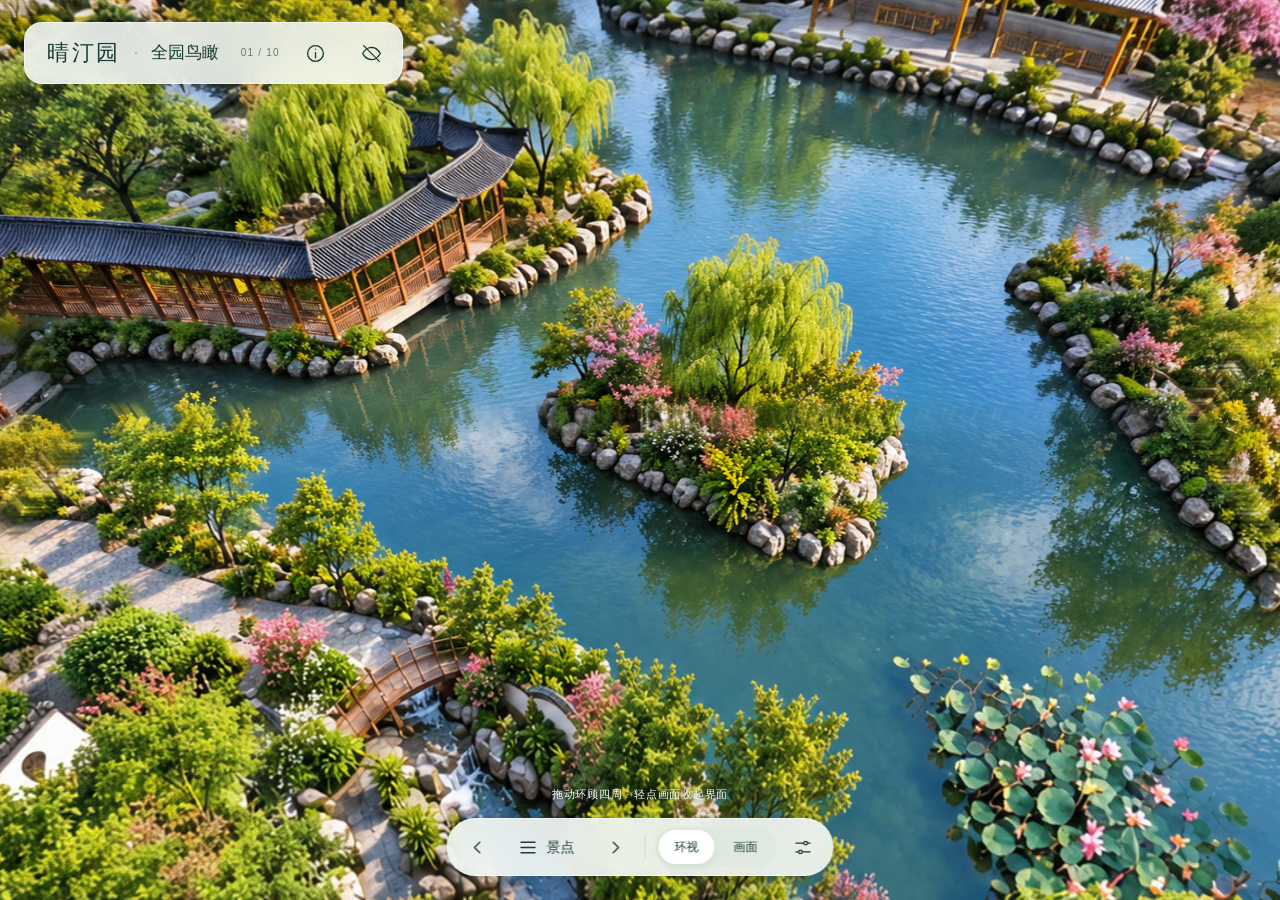
<file: docs/index.html>
<!doctype html><html lang="zh-CN"><head>
<meta charset="utf-8"><meta name="viewport" content="width=device-width,initial-scale=1,viewport-fit=cover">
<meta name="theme-color" content="#183d35"><meta name="description" content="循水入园，停步听风。走近晴汀园的十处风景。">
<meta http-equiv="Content-Security-Policy" content="default-src 'none';script-src 'self';style-src 'self';img-src 'self' data:;connect-src 'none';media-src 'none';object-src 'none';base-uri 'none'">
<title>晴汀园 · 沉浸云游</title><link rel="stylesheet" href="style-fresh-v17.css"></head>
<body><main id="tour" class="tour" aria-label="晴汀园沉浸云游">
<section class="picture-frame" aria-label="园景">
<section id="view-area" class="view-area" tabindex="0" role="region" aria-label="园景，拖动环顾四周">
<div id="photo-stage" class="photo-stage"><div id="photo-slot" class="photo-slot"></div></div>
<canvas id="model-canvas" class="panorama" aria-hidden="true" hidden></canvas></section>
<div id="load-state" class="load-state" role="status" aria-live="polite" aria-atomic="true"><span class="load-orbit" aria-hidden="true"></span><p id="load-title">正在打开一园清景</p><p id="load-message">影像载入后，可拖动环视。</p><button id="retry" class="primary-button" type="button" hidden>重新载入</button></div>
<p id="toast" class="toast" role="status" aria-live="polite" hidden></p></section>
<header class="scene-bar chrome" aria-label="当前景点"><div class="brand"><p id="tour-title">晴汀园</p><span aria-hidden="true">·</span><h1 id="scene-title">全园鸟瞰</h1></div><span id="scene-counter" class="scene-counter">01 / 10</span>
<button id="about-open" type="button" class="icon-button" aria-label="关于晴汀园" title="关于晴汀园" aria-haspopup="dialog" aria-controls="about-dialog"><svg viewBox="0 0 24 24" aria-hidden="true"><circle cx="12" cy="12" r="9"/><path d="M12 11v6M12 7h.01"/></svg></button><button id="hide-ui" type="button" class="icon-button" aria-label="收起界面" title="收起界面" ><svg viewBox="0 0 24 24" aria-hidden="true"><path d="m3 3 18 18M8 6a13 13 0 0 1 4-1c7 0 10 7 10 7a19 19 0 0 1-4 5M6 7a20 20 0 0 0-4 5s3 7 10 7a13 13 0 0 0 5-1"/></svg></button>
</header><div class="view-dock chrome" aria-label="游览控制">
<button id="scene-prev" type="button" class="icon-button" aria-label="上一处景点" title="上一处景点" disabled><svg viewBox="0 0 24 24" aria-hidden="true"><path d="m14 6-6 6 6 6"/></svg></button>
<button id="scenes-open" class="scenes-open" type="button" aria-label="选择景点" aria-expanded="false" aria-haspopup="dialog" aria-controls="scene-dialog"><svg viewBox="0 0 24 24" aria-hidden="true"><path d="M4 6h16M4 12h16M4 18h16"/></svg><span>景点</span></button>
<button id="scene-next" type="button" class="icon-button" aria-label="下一处景点" title="下一处景点" disabled><svg viewBox="0 0 24 24" aria-hidden="true"><path d="m10 6 6 6-6 6"/></svg></button>
<span class="dock-rule" aria-hidden="true"></span><div class="mode-switch" role="group" aria-label="观看方式"><button id="mode-model" type="button" aria-label="环视" aria-pressed="true" disabled>环视</button><button id="mode-photo" type="button" aria-label="画面" aria-pressed="false">画面</button></div>
<button id="tools-toggle" type="button" class="icon-button" aria-label="画面工具" title="画面工具" aria-expanded="false" aria-controls="view-tools"><svg viewBox="0 0 24 24" aria-hidden="true"><path d="M4 7h9m4 0h3M4 17h3m4 0h9"/><circle cx="15" cy="7" r="2"/><circle cx="9" cy="17" r="2"/></svg></button>
</div><button id="show-ui" class="show-ui" type="button" hidden><svg viewBox="0 0 24 24" aria-hidden="true"><path d="M2 12s3-7 10-7 10 7 10 7-3 7-10 7S2 12 2 12Z"/><circle cx="12" cy="12" r="3"/></svg><span>显示界面</span></button>
<div id="view-tools" class="view-tools chrome" role="toolbar" aria-label="画面工具" hidden>
<button id="zoom-in" type="button" class="icon-button" aria-label="放大画面" title="放大画面" disabled><svg viewBox="0 0 24 24" aria-hidden="true"><path d="M5 12h14M12 5v14"/></svg></button><button id="zoom-out" type="button" class="icon-button" aria-label="缩小画面" title="缩小画面" disabled><svg viewBox="0 0 24 24" aria-hidden="true"><path d="M5 12h14"/></svg></button><output id="view-value" aria-label="画面缩放">100%</output><button id="reset-view" type="button" class="icon-button" aria-label="复位画面" title="复位画面" disabled><svg viewBox="0 0 24 24" aria-hidden="true"><path d="M5 8a8 8 0 1 1-1 7M5 3v5h5"/></svg></button><button id="fullscreen" type="button" class="icon-button" aria-label="进入全屏" title="进入全屏" aria-pressed="false"><svg viewBox="0 0 24 24" aria-hidden="true"><path d="M8 3H3v5m13-5h5v5M3 16v5h5m13-5v5h-5"/></svg></button>
</div><p class="gesture-hint chrome">拖动环顾四周 · 轻点画面收起界面</p>
<dialog id="scene-dialog" class="scene-dialog" aria-labelledby="scene-dialog-title"><div class="sheet-heading"><div><p class="eyebrow">循水入园，停步听风</p><h2 id="scene-dialog-title">一园十景</h2></div><button id="scenes-close" type="button" class="icon-button" aria-label="关闭景点目录" title="关闭景点目录" ><svg viewBox="0 0 24 24" aria-hidden="true"><path d="m6 6 12 12M18 6 6 18"/></svg></button></div><nav id="scene-nav" class="scene-nav" aria-label="选择景点"></nav></dialog>
<dialog id="about-dialog" class="about-dialog" aria-labelledby="about-title"><div class="sheet-heading"><h2 id="about-title">晴汀园</h2><button id="about-close" type="button" class="icon-button" aria-label="关闭介绍" title="关闭介绍" ><svg viewBox="0 0 24 24" aria-hidden="true"><path d="m6 6 12 12M18 6 6 18"/></svg></button></div><p>以水为脉，以竹石和花木分隔空间。沿着曲岸，经过雨庭、溪桥、竹院与荷湾，在开合之间发现风景。</p><p id="scene-intro" class="current-description"></p><p class="about-help">拖动环顾四周，双指或滚轮缩放。可收起界面专心看景，再轻点画面或按 Esc 唤回。方向键移动视角，Home 复位。</p><details class="creation-note"><summary>作品说明</summary><p>园林影像为AI创作，环视依据画面补全，未出现的方向与细节为推定。固定取景位置可环顾，不支持自由行走。</p><a id="download-source" class="download-source" download hidden>保存这一幅园景</a></details></dialog>
<div hidden aria-hidden="true"><span id="source-time"></span><span id="scope-label"></span><span id="view-hint"></span><span id="movie-sha"></span><span id="source-sha"></span><span id="about-time"></span><span id="model-sha"></span><span id="model-status"></span></div>
</main><noscript><p class="noscript-message">请启用 JavaScript 后查看园林。</p></noscript><script src="photo-vr-index-v17.js?load=20261030d"></script><script src="viewer-ui-v17.js?load=20261030d"></script></body></html>
</file>
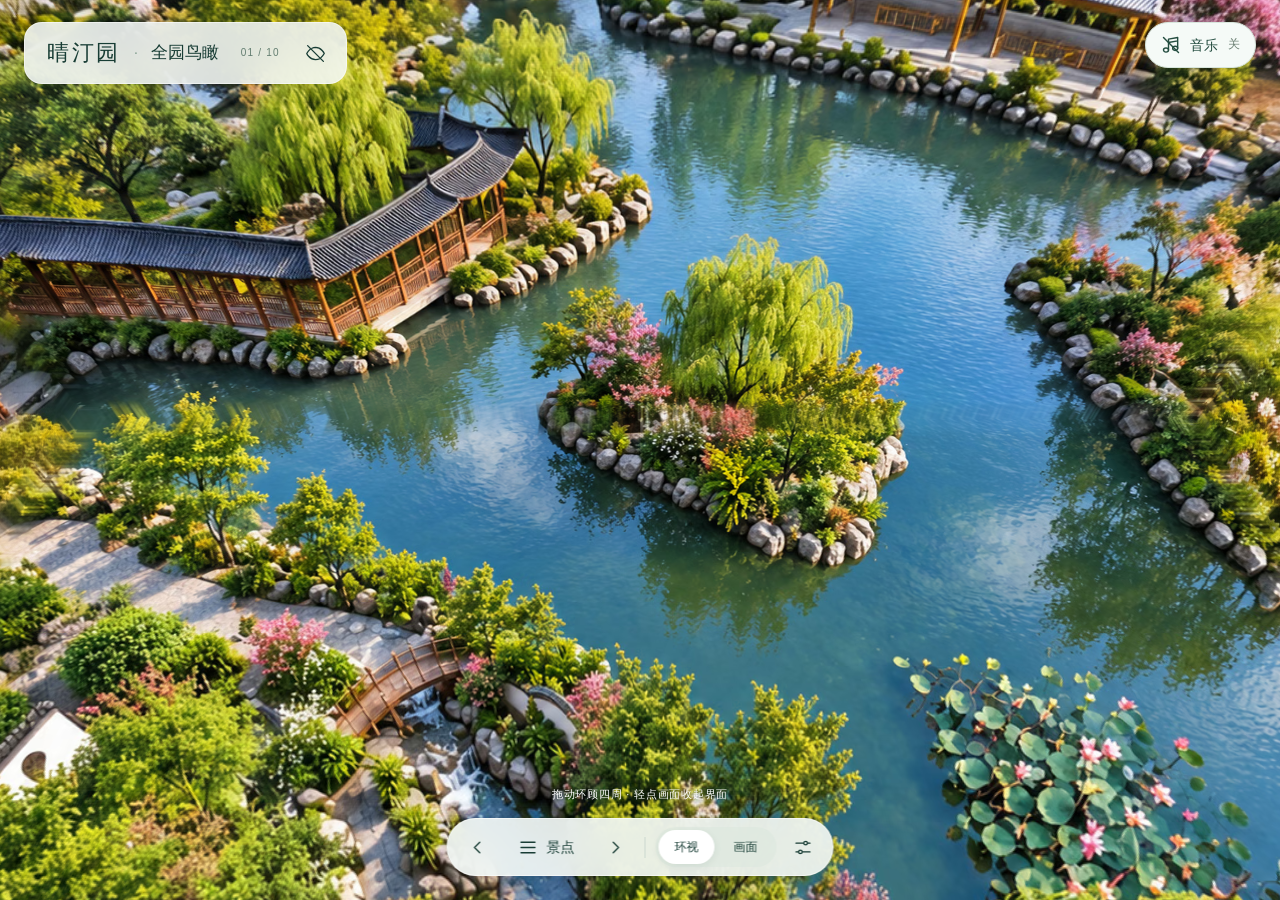
<file: docs/vr-music/index.html>
<!doctype html><html lang="zh-CN"><head><base href="../">
<meta charset="utf-8"><meta name="viewport" content="width=device-width,initial-scale=1,viewport-fit=cover">
<meta name="theme-color" content="#183d35"><meta name="description" content="循水入园，停步听风。走近晴汀园的十处风景。">
<meta http-equiv="Content-Security-Policy" content="default-src 'none';script-src 'self' 'sha256-EJ2QuegWITfI6kiPLx90hZavHDzVGTG/41f+7agcog8=';style-src 'self' 'sha256-dFieiVG28LImjTDx4jLx+UmC51jgkGdHujaFeq3X1mE=';img-src 'self' data:;connect-src 'none';media-src 'self';object-src 'none';base-uri 'self';form-action 'none'">
<title>晴汀园 · 沉浸云游</title><link rel="stylesheet" href="style-fresh-v17.css"><style>:root{--leaf:#244d40;--paper:#f5faf7;--edge:#d7e5dc}
    .music {position:fixed;z-index:5;right:max(16px,env(safe-area-inset-right));top:max(16px,env(safe-area-inset-top));display:flex;align-items:center;gap:9px;min-width:108px;min-height:46px;padding:10px 15px;border:1px solid var(--edge);border-radius:25px;background:var(--paper);color:var(--leaf);box-shadow:0 3px 18px #163b2e20;font:inherit;font-size:14px;font-weight:500;line-height:1.3;cursor:pointer;-webkit-tap-highlight-color:transparent;touch-action:manipulation}
    .music svg {width:20px;height:20px;flex:none;stroke:currentColor;fill:none;stroke-width:1.7;stroke-linecap:round;stroke-linejoin:round}
    .music .state {font-size:12px;color:#6b7f73;margin-left:1px;white-space:nowrap}
    .music[aria-pressed="true"] {background:#e8f3ec}
    .music[aria-pressed="true"] .slash {display:none}
    .music:focus-visible {outline:3px solid white;outline-offset:3px;box-shadow:0 0 0 6px var(--leaf)}
    .message {position:fixed;z-index:5;right:max(16px,env(safe-area-inset-right));top:calc(max(16px,env(safe-area-inset-top)) + 54px);max-width:min(280px,calc(100vw - 32px));padding:9px 12px;border-radius:10px;background:#f5faf7f5;color:var(--leaf);font-size:13px;line-height:1.5;box-shadow:0 3px 18px #163b2e20;pointer-events:none}
    .message:empty {display:none}
    @media (max-width:480px) {.music {min-width:102px;right:max(12px,env(safe-area-inset-right));top:max(12px,env(safe-area-inset-top));padding:10px 13px}}
    @media (prefers-reduced-motion:no-preference) {.music {transition:background .15s ease}}
  
#about-open{display:none} .message{margin:0} .music{top:max(22px,env(safe-area-inset-top));right:24px} @media(max-width:700px){.scene-bar{right:132px;max-width:calc(100% - 146px);padding-left:12px}.brand{gap:6px}.brand p{font-size:18px}.brand h1{font-size:14px}.music{top:max(14px,env(safe-area-inset-top));right:max(14px,env(safe-area-inset-right));min-width:104px}.message{top:70px}}
</style></head>
<body><main id="tour" class="tour" aria-label="晴汀园沉浸云游">
<section class="picture-frame" aria-label="园景">
<section id="view-area" class="view-area" tabindex="0" role="region" aria-label="园景，拖动环顾四周">
<div id="photo-stage" class="photo-stage"><div id="photo-slot" class="photo-slot"></div></div>
<canvas id="model-canvas" class="panorama" aria-hidden="true" hidden></canvas></section>
<div id="load-state" class="load-state" role="status" aria-live="polite" aria-atomic="true"><span class="load-orbit" aria-hidden="true"></span><p id="load-title">正在打开一园清景</p><p id="load-message">影像载入后，可拖动环视。</p><button id="retry" class="primary-button" type="button" hidden>重新载入</button></div>
<p id="toast" class="toast" role="status" aria-live="polite" hidden></p></section>
<header class="scene-bar chrome" aria-label="当前景点"><div class="brand"><p id="tour-title">晴汀园</p><span aria-hidden="true">·</span><h1 id="scene-title">全园鸟瞰</h1></div><span id="scene-counter" class="scene-counter">01 / 10</span>
<button id="about-open" type="button" class="icon-button" aria-label="关于晴汀园" title="关于晴汀园" aria-haspopup="dialog" aria-controls="about-dialog"><svg viewBox="0 0 24 24" aria-hidden="true"><circle cx="12" cy="12" r="9"/><path d="M12 11v6M12 7h.01"/></svg></button><button id="hide-ui" type="button" class="icon-button" aria-label="收起界面" title="收起界面" ><svg viewBox="0 0 24 24" aria-hidden="true"><path d="m3 3 18 18M8 6a13 13 0 0 1 4-1c7 0 10 7 10 7a19 19 0 0 1-4 5M6 7a20 20 0 0 0-4 5s3 7 10 7a13 13 0 0 0 5-1"/></svg></button>
</header><div class="view-dock chrome" aria-label="游览控制">
<button id="scene-prev" type="button" class="icon-button" aria-label="上一处景点" title="上一处景点" disabled><svg viewBox="0 0 24 24" aria-hidden="true"><path d="m14 6-6 6 6 6"/></svg></button>
<button id="scenes-open" class="scenes-open" type="button" aria-label="选择景点" aria-expanded="false" aria-haspopup="dialog" aria-controls="scene-dialog"><svg viewBox="0 0 24 24" aria-hidden="true"><path d="M4 6h16M4 12h16M4 18h16"/></svg><span>景点</span></button>
<button id="scene-next" type="button" class="icon-button" aria-label="下一处景点" title="下一处景点" disabled><svg viewBox="0 0 24 24" aria-hidden="true"><path d="m10 6 6 6-6 6"/></svg></button>
<span class="dock-rule" aria-hidden="true"></span><div class="mode-switch" role="group" aria-label="观看方式"><button id="mode-model" type="button" aria-label="环视" aria-pressed="true" disabled>环视</button><button id="mode-photo" type="button" aria-label="画面" aria-pressed="false">画面</button></div>
<button id="tools-toggle" type="button" class="icon-button" aria-label="画面工具" title="画面工具" aria-expanded="false" aria-controls="view-tools"><svg viewBox="0 0 24 24" aria-hidden="true"><path d="M4 7h9m4 0h3M4 17h3m4 0h9"/><circle cx="15" cy="7" r="2"/><circle cx="9" cy="17" r="2"/></svg></button>
</div><button id="show-ui" class="show-ui" type="button" hidden><svg viewBox="0 0 24 24" aria-hidden="true"><path d="M2 12s3-7 10-7 10 7 10 7-3 7-10 7S2 12 2 12Z"/><circle cx="12" cy="12" r="3"/></svg><span>显示界面</span></button>
<div id="view-tools" class="view-tools chrome" role="toolbar" aria-label="画面工具" hidden>
<button id="zoom-in" type="button" class="icon-button" aria-label="放大画面" title="放大画面" disabled><svg viewBox="0 0 24 24" aria-hidden="true"><path d="M5 12h14M12 5v14"/></svg></button><button id="zoom-out" type="button" class="icon-button" aria-label="缩小画面" title="缩小画面" disabled><svg viewBox="0 0 24 24" aria-hidden="true"><path d="M5 12h14"/></svg></button><output id="view-value" aria-label="画面缩放">100%</output><button id="reset-view" type="button" class="icon-button" aria-label="复位画面" title="复位画面" disabled><svg viewBox="0 0 24 24" aria-hidden="true"><path d="M5 8a8 8 0 1 1-1 7M5 3v5h5"/></svg></button><button id="fullscreen" type="button" class="icon-button" aria-label="进入全屏" title="进入全屏" aria-pressed="false"><svg viewBox="0 0 24 24" aria-hidden="true"><path d="M8 3H3v5m13-5h5v5M3 16v5h5m13-5v5h-5"/></svg></button>
</div><p class="gesture-hint chrome">拖动环顾四周 · 轻点画面收起界面</p>
<dialog id="scene-dialog" class="scene-dialog" aria-labelledby="scene-dialog-title"><div class="sheet-heading"><div><p class="eyebrow">循水入园，停步听风</p><h2 id="scene-dialog-title">一园十景</h2></div><button id="scenes-close" type="button" class="icon-button" aria-label="关闭景点目录" title="关闭景点目录" ><svg viewBox="0 0 24 24" aria-hidden="true"><path d="m6 6 12 12M18 6 6 18"/></svg></button></div><nav id="scene-nav" class="scene-nav" aria-label="选择景点"></nav></dialog>
<dialog id="about-dialog" class="about-dialog" aria-labelledby="about-title"><div class="sheet-heading"><h2 id="about-title">晴汀园</h2><button id="about-close" type="button" class="icon-button" aria-label="关闭介绍" title="关闭介绍" ><svg viewBox="0 0 24 24" aria-hidden="true"><path d="m6 6 12 12M18 6 6 18"/></svg></button></div><p>以水为脉，以竹石和花木分隔空间。沿着曲岸，经过雨庭、溪桥、竹院与荷湾，在开合之间发现风景。</p><p id="scene-intro" class="current-description"></p><p class="about-help">拖动环顾四周，双指或滚轮缩放。可收起界面专心看景，再轻点画面或按 Esc 唤回。方向键移动视角，Home 复位。</p><details class="creation-note"><summary>作品说明</summary><p>园林影像为AI创作，环视依据画面补全，未出现的方向与细节为推定。固定取景位置可环顾，不支持自由行走。</p><a id="download-source" class="download-source" download hidden>保存这一幅园景</a></details></dialog>
<div hidden aria-hidden="true"><span id="source-time"></span><span id="scope-label"></span><span id="view-hint"></span><span id="movie-sha"></span><span id="source-sha"></span><span id="about-time"></span><span id="model-sha"></span><span id="model-status"></span></div>
  <button class="music" id="music" type="button" aria-label="开启音乐" aria-pressed="false" aria-controls="bgm">
    <svg viewBox="0 0 24 24" aria-hidden="true"><path d="M9 18V5l11-2v13M9 9l11-2"/><ellipse cx="6" cy="18" rx="3" ry="2.5"/><ellipse cx="17" cy="16" rx="3" ry="2.5"/><path class="slash" d="M3 3l18 18"/></svg>
    <span>音乐</span><span class="state" id="music-state">关</span>
  </button>
<p id="music-message" class="message" role="status" aria-live="polite"></p>
<audio id="bgm" preload="none" loop playsinline></audio>
</main><noscript><p class="noscript-message">请启用 JavaScript 后查看园林。</p></noscript><script src="photo-vr-index-v17.js?load=20261030d"></script><script src="viewer-ui-v17.js?load=20261030d"></script><script>
    (() => {
      const button = document.getElementById('music');
      const label = document.getElementById('music-state');
      const message = document.getElementById('music-message');
      const audio = document.getElementById('bgm');
      let wanted = false;
      let sequence = 0;
      function render(state) {
        button.setAttribute('aria-pressed', wanted ? 'true' : 'false');
        button.setAttribute('aria-label', wanted ? '关闭音乐' : '开启音乐');
        button.setAttribute('aria-busy', state === 'loading' ? 'true' : 'false');
        label.textContent = wanted ? (state === 'loading' ? '加载中' : '开') : '关';
      }
      function stop() {
        wanted = false;
        sequence += 1;
        audio.pause();
        message.textContent = '';
        render('off');
      }
      button.addEventListener('click', async () => {
        if (wanted) { stop(); return; }
        wanted = true;
        const ticket = ++sequence;
        message.textContent = '';
        render('loading');
        if (!audio.getAttribute('src')) audio.src = new URL('./bgm.mp3', location.href).href;
        try {
          await audio.play();
          if (!wanted) audio.pause();
          if (ticket === sequence) render(wanted ? 'on' : 'off');
        } catch (error) {
          if (ticket !== sequence) return;
          wanted = false;
          render('off');
          message.textContent = '音乐未能播放，请再点一次重试。';
        }
      });
      audio.addEventListener('playing', () => { if (!wanted) audio.pause(); else render('on'); });
      audio.addEventListener('error', () => {
        if (!wanted) return;
        wanted = false;
        sequence += 1;
        render('off');
        message.textContent = '音乐加载失败，请点按重试。';
      });
      document.addEventListener('visibilitychange', () => { if (document.hidden && wanted) stop(); });
      render('off');
    })();
  </script></body></html>
</file>
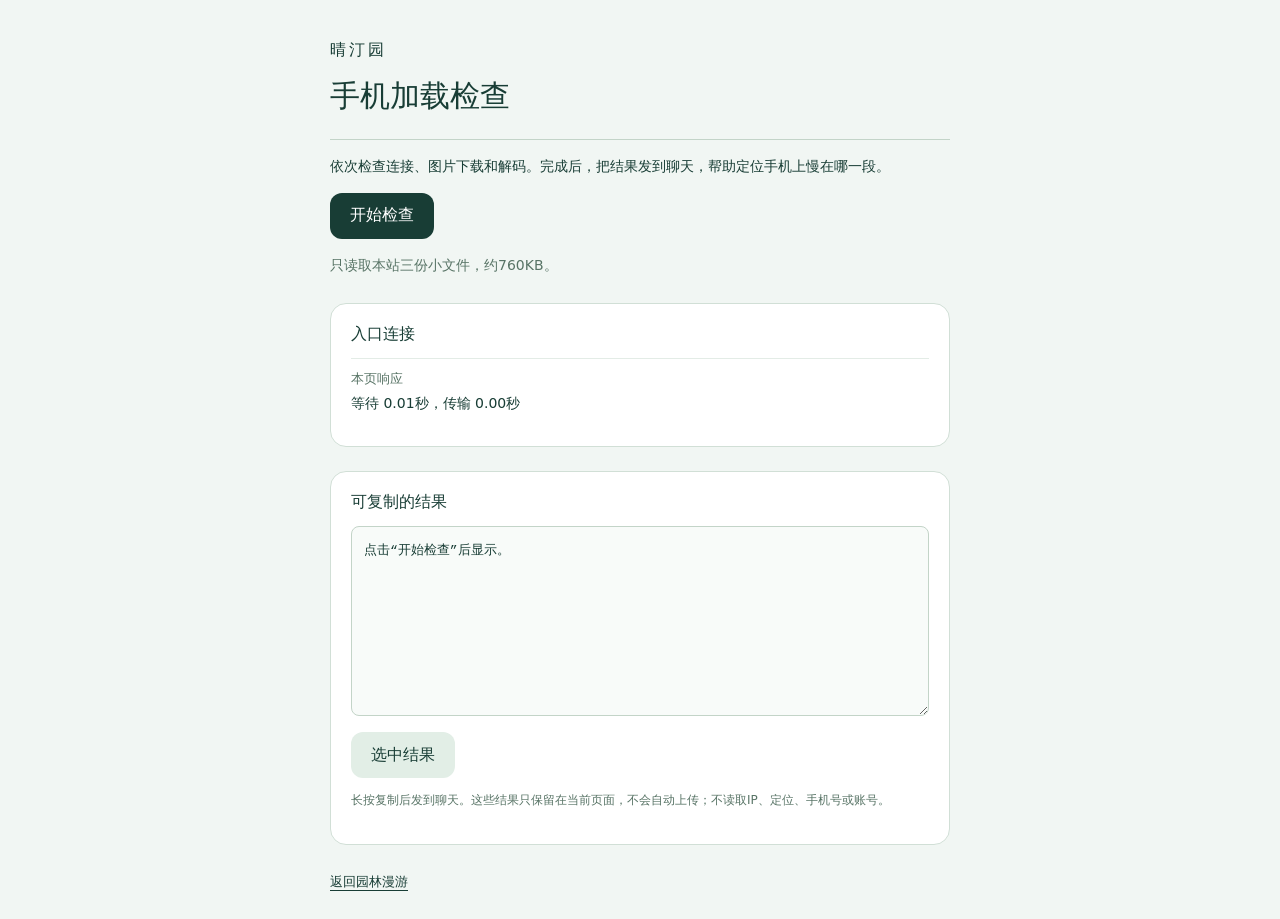
<file: docs/network-check.html>
<!doctype html><html lang="zh-CN"><head><meta charset="utf-8"><meta name="viewport" content="width=device-width,initial-scale=1,viewport-fit=cover"><meta name="theme-color" content="#183d35"><meta name="robots" content="noindex"><title>晴汀园 · 手机加载检查</title>
<meta http-equiv="Content-Security-Policy" content="default-src 'none';script-src 'sha256-AAZozwbADw6lcw80Z723nwonCKvs9vYttkefOwcI6ZM=';style-src 'sha256-iEsj3SV+hxE6Tm+OqIYpQWPdSUu4JCscrdeAADhmu1E=';connect-src 'self';img-src blob:;object-src 'none';base-uri 'none'">
<style>
:root{color-scheme:light;font-family:"Microsoft YaHei",system-ui,sans-serif;color:#183d35;background:#f1f6f3}*{box-sizing:border-box}body{margin:0;padding:32px 20px max(28px,env(safe-area-inset-bottom))}main{max-width:620px;margin:auto}header{border-bottom:1px solid #c3d4c8;padding:8px 0 22px}header p{letter-spacing:.18em;font:16px SimSun,serif;margin:0 0 15px}h1{font:30px/1.35 SimSun,serif;margin:0}p{line-height:1.8;font-size:14px}button,a{font:inherit;touch-action:manipulation}button{border:0;min-height:46px;padding:11px 20px;border-radius:12px;background:#183d35;color:white;cursor:pointer}button:disabled{opacity:.55}button:focus-visible,a:focus-visible,textarea:focus-visible{outline:3px solid #88b49c;outline-offset:4px}section{margin:24px 0;padding:20px;border:1px solid #d1dfd6;background:white;border-radius:16px}section h2{font-size:16px;font-weight:500;margin:0 0 13px}dl{margin:0}dl>div{padding:11px 0;border-top:1px solid #e3ece6}dt{font-size:13px;color:#587466}dd{margin:4px 0 0;font-size:14px;line-height:1.7;overflow-wrap:anywhere}#progress{min-height:26px;color:#587466}textarea{width:100%;min-height:190px;border:1px solid #c3d4c8;border-radius:8px;padding:12px;color:#183d35;background:#f8fbf9;font:13px/1.8 ui-monospace,monospace;resize:vertical}.quiet{font-size:12px;color:#587466}a{color:#183d35;text-underline-offset:4px}#results[hidden]{display:none}.secondary{margin-top:12px;background:#e2eee6;color:#183d35}footer{margin-top:28px;font-size:13px}
</style></head><body><main><header><p>晴汀园</p><h1>手机加载检查</h1></header><p>依次检查连接、图片下载和解码。完成后，把结果发到聊天，帮助定位手机上慢在哪一段。</p><button id="start" type="button">开始检查</button><p id="progress" role="status" aria-live="polite">只读取本站三份小文件，约760KB。</p><section><h2>入口连接</h2><dl><div><dt>本页响应</dt><dd id="navigation">正在读取…</dd></div></dl></section><section id="results" hidden><h2>三次读取</h2><dl id="rows"></dl><p class="quiet">“等待”包含连接与服务器响应；“下载”是收到响应后的文件传输。“解码”是手机把图片变成画面的时间。</p></section><section><h2>可复制的结果</h2><textarea id="report" readonly aria-label="加载检查结果">点击“开始检查”后显示。</textarea><button id="select" class="secondary" type="button">选中结果</button><p class="quiet">长按复制后发到聊天。这些结果只保留在当前页面，不会自动上传；不读取IP、定位、手机号或账号。</p></section><footer><a href="./">返回园林漫游</a></footer></main>
<script>
(() => {
'use strict';
async function probeAsset(url, {fetcher,clock,timeoutMs=12000}={}) {
  fetcher=fetcher||((...args)=>fetch(...args));clock=clock||(()=>performance.now());
  const controller=new AbortController(),timer=setTimeout(()=>controller.abort(),timeoutMs),start=clock();
  try {
    const response=await fetcher(url,{signal:controller.signal,cache:'no-store',credentials:'omit'}),headers=clock();
    if(!response.ok)throw new Error('HTTP '+response.status);
    const blob=await response.blob(),end=clock();
    return {waitMs:headers-start,transferMs:end-headers,bytes:blob.size,status:response.status,blob};
  } finally {clearTimeout(timer);}
}
function navigationSummary(entry) {
  if(!entry||!Number.isFinite(entry.responseStart)||!Number.isFinite(entry.responseEnd)||entry.responseEnd<entry.responseStart||entry.responseEnd===0)return null;
  return {waitMs:Math.max(0,entry.responseStart-(entry.startTime||0)),transferMs:Math.max(0,entry.responseEnd-entry.responseStart)};
}
if(typeof module==='object'&&module.exports){module.exports={probeAsset,navigationSummary};return;}
const $=id=>document.getElementById(id),seconds=n=>(n/1000).toFixed(2)+'秒';
let navText='入口计时等待页面完成';
function refreshNavigation(){const nav=navigationSummary(performance.getEntriesByType?.('navigation')?.[0]);navText=nav?'等待 '+seconds(nav.waitMs)+'，传输 '+seconds(nav.transferMs):'此浏览器未提供完整入口计时';$('navigation').textContent=navText;}
refreshNavigation();window.addEventListener('load',refreshNavigation,{once:true});
let lines=['晴汀园手机加载检查','入口：'+navText];
function decode(blob){return new Promise((resolve,reject)=>{
  const image=new Image(),url=URL.createObjectURL(blob),start=performance.now();let done=false;
  const finish=error=>{if(done)return;done=true;clearTimeout(timer);image.onload=null;image.onerror=null;URL.revokeObjectURL(url);if(error)reject(error);else resolve(performance.now()-start);};
  const timer=setTimeout(()=>finish(new Error('解码超时')),8000);image.onerror=()=>finish(new Error('图片解码未成功'));
  if(typeof image.decode!=='function')image.onload=()=>finish();image.src=url;
  if(typeof image.decode==='function')image.decode().then(()=>finish(),()=>finish(new Error('图片解码未成功')));
});}
$('select').addEventListener('click',()=>{$('report').focus();$('report').select();});
$('start').addEventListener('click',async()=>{
  refreshNavigation();$('start').disabled=true;$('rows').replaceChildren();$('results').hidden=false;lines=['晴汀园手机加载检查','入口：'+navText];
  const tests=[['景点目录','photo-vr-index-v17.js',false],['轻量环视','assets/preview-mobile/overview.jpg',true],['高清单面','assets/cubes-v5/overview/ny.avif',true]];
  for(let i=0;i<tests.length;i++){
    const [name,url,isImage]=tests[i];$('progress').textContent=(i+1)+' / 3 · '+name;
    const row=document.createElement('div'),label=document.createElement('dt'),value=document.createElement('dd');label.textContent=name;value.textContent='检查中…';row.append(label,value);$('rows').append(row);
    try{
      const r=await probeAsset(url);let text='等待 '+seconds(r.waitMs)+'，下载 '+seconds(r.transferMs)+'，'+Math.round(r.bytes/1024)+'KB';
      if(isImage){try{text+='，解码 '+seconds(await decode(r.blob));}catch(error){text+='，'+error.message;}}
      value.textContent=text;lines.push(name+'：'+text);
    }catch(error){const message=error.name==='AbortError'?'12秒内未读完（连接或传输超时）':error.message;value.textContent=message;lines.push(name+'：'+message);}
    $('report').value=lines.join('\n');
  }
  $('progress').textContent='检查完成。请复制下面的结果发到聊天。';$('start').textContent='重新检查';$('start').disabled=false;
});
})();
</script></body></html>
</file>
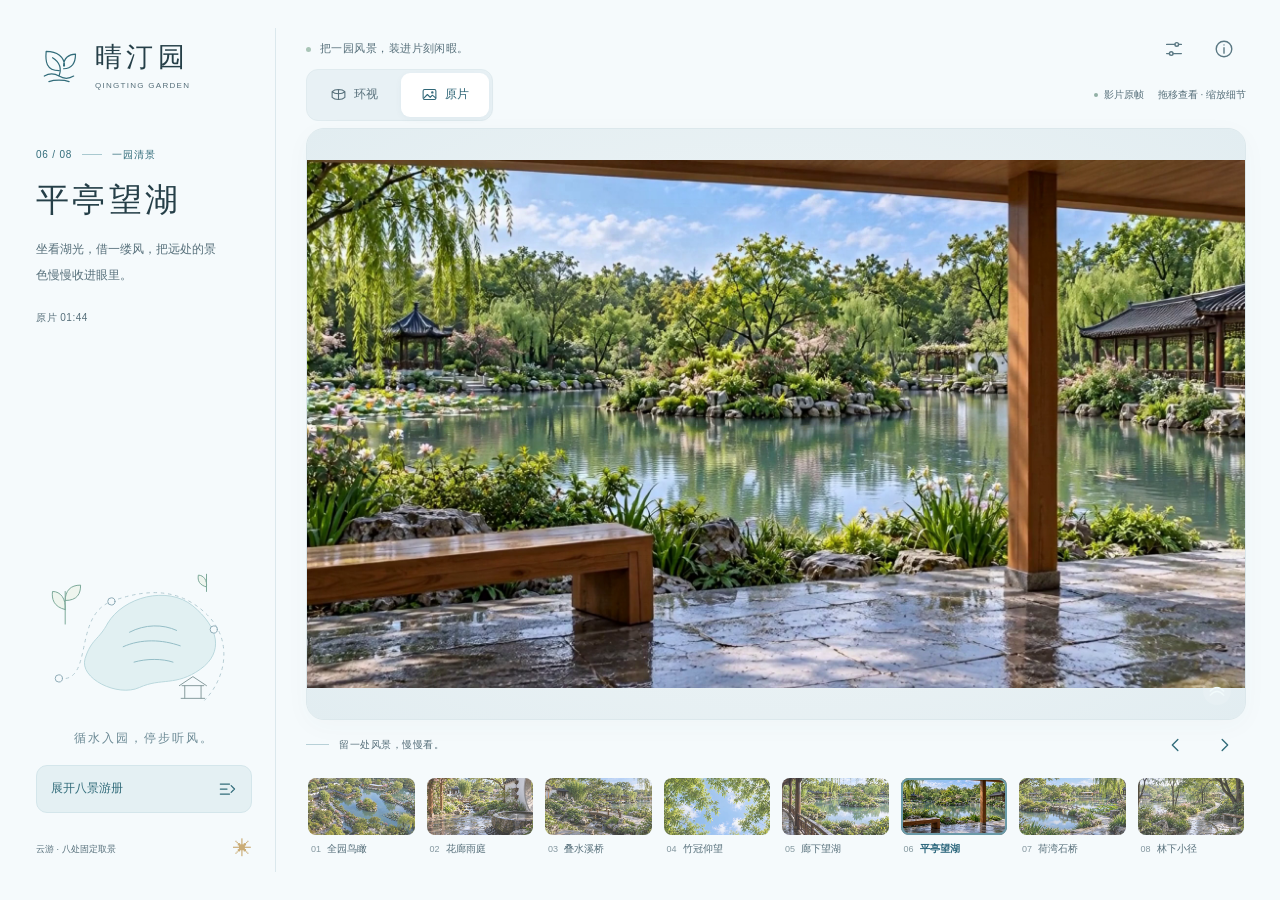
<file: docs/review-fresh-v6.html>
<!doctype html>
<html lang="zh-CN">
<head>
  <meta charset="utf-8">
  <meta name="viewport" content="width=device-width, initial-scale=1, viewport-fit=cover">
  <meta name="theme-color" content="#f5fafc">
  <meta name="description" content="循水入园，停步听风。用一册清景，走近晴汀园的八处风景。">
  <meta http-equiv="Content-Security-Policy" content="default-src 'none'; script-src 'self'; style-src 'self'; img-src 'self' data:; connect-src 'none'; media-src 'none'; object-src 'none'; base-uri 'none'">
  <title>晴汀园 · 清景游册</title>
  <link rel="stylesheet" href="style-fresh-v6.css?v=3">
</head>
<body>
  <main id="tour" class="tour">
    <aside class="garden-guide" aria-label="晴汀园游册">
      <header class="brand">
        <span class="brand-mark" aria-hidden="true"><svg viewBox="0 0 48 48"><path d="M24 29C10 29 9 19 10 8c12 0 20 6 20 16M17 15c8 5 10 12 7 20M29 24c0-9 6-13 13-13 0 10-4 16-13 16M8 35c5-3 11-3 16 0s11 3 16 0M13 41c6-2 16-2 22 0"/></svg></span>
        <div><p id="tour-title" class="brand-name">晴汀园</p><p class="brand-caption">QINGTING GARDEN</p></div>
      </header>
      <section class="scene-heading" aria-label="当前景点">
        <div class="scene-eyebrow"><span id="scene-counter">06 / 08</span><span class="eyebrow-line" aria-hidden="true"></span><span>一园清景</span></div>
        <h1 id="scene-title">平亭望湖</h1>
        <p id="scene-intro" class="scene-intro">坐看湖光，借一缕风，把远处的景色慢慢收进眼里。</p>
        <span id="source-time" class="source-time">原片 01:44</span>
      </section>
      <div class="garden-sketch" aria-hidden="true">
        <svg viewBox="0 0 220 170"><path class="pond" d="M70 62c17-29 66-42 94-19s35 51 8 70-43 9-67 20-67-10-60-32 15-20 25-39Z"/><path class="ripple" d="M94 72c17-9 37-9 52-2m-59 18c20-9 43-8 63-1m-51 18c14-4 31-4 43 0"/><path class="route" d="M16 123c39 6 15-69 58-85s78-13 106 15 21 69-3 94"/><path class="twig" d="M23 63V27m0 20c-13-3-15-12-14-20 9 0 15 8 14 20Zm0-10c14 0 17-8 17-17-11 0-17 6-17 17ZM179 27V8m0 14c-8-2-10-7-9-13 6 0 10 6 9 13Z"/><path class="pavilion" d="m149 131 15-10 15 10m-27 0h24m-21 0v14m18-14v14m-22 0h26"/><circle class="route-stop" cx="74" cy="38" r="4"/><circle class="route-stop" cx="16" cy="123" r="4"/><circle class="route-stop" cx="187" cy="69" r="4"/></svg>
        <p>循水入园，停步听风。</p>
      </div>
      <button id="scenes-open" class="scene-launcher" type="button" aria-label="打开八处景点目录" aria-expanded="false" aria-haspopup="dialog" aria-controls="scene-dialog"><span>展开八景游册</span><svg viewBox="0 0 24 24" aria-hidden="true"><path d="M4 6h11M4 12h8M4 18h11m2-10 4 4-4 4"/></svg></button>
      <div class="guide-foot"><span>云游 · 八处固定取景</span><span class="little-flower" aria-hidden="true">✳</span></div>
    </aside>
    <section class="viewer-panel" aria-label="园林影像与游览控制">
      <header class="masthead"><p class="page-note"><span class="note-dot" aria-hidden="true"></span>把一园风景，装进片刻闲暇。</p>      <div class="header-actions">
        <button id="tools-toggle" class="icon-button" type="button" aria-label="画面工具" aria-expanded="false" aria-controls="view-tools" title="画面工具"><svg viewBox="0 0 24 24" aria-hidden="true"><path d="M4 7h9m4 0h3M4 17h3m4 0h9"/><circle cx="15" cy="7" r="2"/><circle cx="9" cy="17" r="2"/></svg></button>
        <button id="about-open" class="icon-button" type="button" aria-label="取景说明" aria-haspopup="dialog" aria-controls="about-dialog" title="取景说明"><svg viewBox="0 0 24 24" aria-hidden="true"><circle cx="12" cy="12" r="8.5"/><path d="M12 10.5v6M12 7.5h.01"/></svg></button>
      </div></header>
      <div class="view-topbar">      <div class="mode-switch" role="group" aria-label="查看方式">
        <button id="mode-model" type="button" aria-label="摄影补全环视" aria-pressed="false" disabled><svg viewBox="0 0 24 24" aria-hidden="true"><path d="M3 8c4-4 14-4 18 0v8c-4 4-14 4-18 0zM3 8c4 4 14 4 18 0M12 5v14"/></svg><span>环视</span></button>
        <button id="mode-photo" type="button" aria-label="原片画面" aria-pressed="true"><svg viewBox="0 0 24 24" aria-hidden="true"><rect x="3" y="5" width="18" height="14" rx="2"/><path d="m4 17 5-5 4 4 3-3 5 4"/><circle cx="16" cy="9" r="1"/></svg><span>原片</span></button>
      </div><div class="view-caption"><span id="scope-label" class="scope-label" role="status" aria-live="polite">影片原帧</span><span id="view-hint">拖移查看 · 缩放细节</span></div></div>
      <div class="picture-frame">
        <section id="view-area" class="view-area" tabindex="0" role="region" aria-label="园林画面，可拖动环视或缩放，Home 复位"><div id="photo-stage" class="photo-stage"><div id="photo-slot" class="photo-slot"></div></div><canvas id="model-canvas" class="panorama" aria-hidden="true" hidden></canvas></section>
            <div id="view-tools" class="view-tools" role="toolbar" aria-label="画面控制" hidden>
      <button id="zoom-in" class="icon-button" type="button" aria-label="放大画面" title="放大" disabled><svg viewBox="0 0 24 24" aria-hidden="true"><path d="M5 12h14M12 5v14"/></svg></button>
      <button id="zoom-out" class="icon-button" type="button" aria-label="缩小画面" title="缩小" disabled><svg viewBox="0 0 24 24" aria-hidden="true"><path d="M5 12h14"/></svg></button>
      <output id="view-value" aria-label="画面缩放">100%</output>
      <span class="tool-divider" aria-hidden="true"></span>
      <button id="reset-view" class="icon-button" type="button" aria-label="复位画面" title="复位 / Home" disabled><svg viewBox="0 0 24 24" aria-hidden="true"><path d="M5 8a8 8 0 1 1-1 7M5 3v5h5"/></svg></button>
      <button id="fullscreen" class="icon-button" type="button" aria-label="进入全屏" aria-pressed="false" title="全屏"><svg viewBox="0 0 24 24" aria-hidden="true"><path d="M8 3H3v5m13-5h5v5M3 16v5h5m13-5v5h-5"/></svg></button>
    </div>
            <div id="load-state" class="load-state" role="status" aria-live="polite" aria-atomic="true"><span class="load-orbit" aria-hidden="true"></span><p id="load-title">正在打开一园清景</p><p id="load-message">影像载入后，可拖动环视。</p><button id="retry" class="primary-button" type="button" hidden>重新载入</button></div>
        <p id="toast" class="toast" role="status" aria-live="polite" hidden></p>
        <span class="frame-corner" aria-hidden="true"><svg viewBox="0 0 24 24"><path d="M4 12c5-6 11-6 16 0M4 17c5-6 11-6 16 0"/></svg></span>
      </div>
      <div class="frame-footer"><p><span class="tiny-line" aria-hidden="true"></span>留一处风景，慢慢看。</p>      <div class="journey-steps"><button id="scene-prev" class="icon-button" type="button" aria-label="上一处景点" title="上一处" disabled><svg viewBox="0 0 24 24" aria-hidden="true"><path d="m14 6-6 6 6 6"/></svg></button><button id="scene-next" class="icon-button" type="button" aria-label="下一处景点" title="下一处" disabled><svg viewBox="0 0 24 24" aria-hidden="true"><path d="m10 6 6 6-6 6"/></svg></button></div></div>
      <div class="mobile-story"><span aria-hidden="true">清<br>景</span><p id="scene-intro-mobile">坐看湖光，借一缕风，把远处的景色慢慢收进眼里。</p></div>
      <nav id="scene-rail" class="scene-rail" aria-label="八景快捷切换"></nav>
    </section>
    <dialog id="scene-dialog" class="scene-dialog" aria-labelledby="scene-dialog-title">
      <div class="sheet-heading"><div><p class="eyebrow">一园八景</p><h2 id="scene-dialog-title">换一处风景</h2></div><button id="scenes-close" class="icon-button dialog-close" type="button" aria-label="关闭景点目录"><svg viewBox="0 0 24 24" aria-hidden="true"><path d="m6 6 12 12M18 6 6 18"/></svg></button></div>
      <nav id="scene-nav" class="scene-nav" aria-label="选择景点"></nav>
      <p class="sheet-note">八处固定取景，可切换环视与原片。</p>
    </dialog>
    <dialog id="about-dialog" class="about-dialog" aria-labelledby="about-title">
      <button id="about-close" class="icon-button dialog-close" type="button" aria-label="关闭取景说明"><svg viewBox="0 0 24 24" aria-hidden="true"><path d="m6 6 12 12M18 6 6 18"/></svg></button>
      <p class="eyebrow">关于这次云游</p><h2 id="about-title">从影片，走近园林</h2>
      <p><strong>原片取景</strong>在独立原片模式完整显示最终v14影片所选原始PNG，不修改原片像素，可拖移、缩放或保存。</p>
      <p><strong>摄影环视补全</strong>环视模式仅使用同一补全全景引导的六面摄影风格影像，不叠加原片。未拍方向与生成细节为推定，可在固定位置拖动看四周；不是恢复的原始三维模型，也不能保证完整360°与影片相同。</p>
      <p class="about-help">拖动看四周，双指或滚轮缩放。键盘方向键移动视角，Home 复位。</p>
      <a id="download-source" class="download-source" download hidden><span>保存当前原片</span><svg viewBox="0 0 24 24" aria-hidden="true"><path d="M12 3v12m-5-5 5 5 5-5M4 17v4h16v-4"/></svg></a>
      <details class="source-identity"><summary>影像来源与标识</summary><dl><dt>影片 SHA-256</dt><dd id="movie-sha">未提供</dd><dt>原帧 SHA-256</dt><dd id="source-sha">未提供</dd><dt>取景时间</dt><dd id="about-time">未提供</dd><dt>环视补全依据 SHA-256</dt><dd id="model-sha">未提供</dd><dt>环视补全</dt><dd id="model-status">尚未载入</dd></dl></details>
    </dialog>
  </main>
  <noscript><p class="noscript-message">请启用 JavaScript 后查看园林。</p></noscript>
  <script src="photo-vr-index-v5.js"></script>
  <script src="viewer-ui-v6.js?v=3"></script>
</body>
</html>
</file>
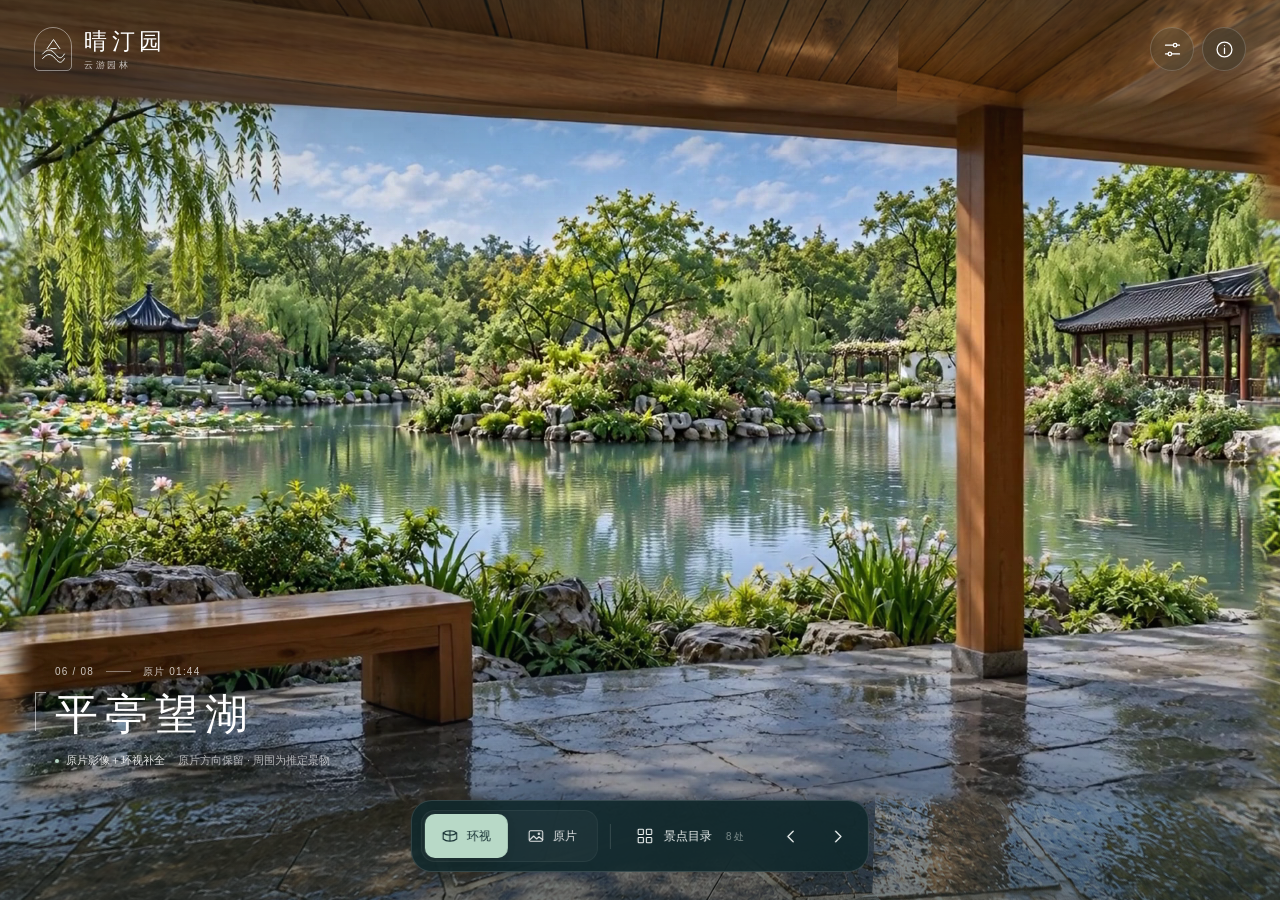
<file: docs/review-source-v4.html>
<!doctype html>
<html lang="zh-CN">
<head>
  <meta charset="utf-8">
  <meta name="viewport" content="width=device-width, initial-scale=1, viewport-fit=cover">
  <meta name="theme-color" content="#152f32">
  <meta name="description" content="走入晴汀园，环视湖岸、花廊与林下八处景致，也可对照最终影片的原片画面。">
  <meta http-equiv="Content-Security-Policy" content="default-src 'none'; script-src 'self'; style-src 'self'; img-src 'self' data:; connect-src 'none'; media-src 'none'; object-src 'none'; base-uri 'none'">
  <title>晴汀园 · 云游园林</title>
  <link rel="stylesheet" href="style.css?v=ui-20261027">
</head>
<body>
  <main id="tour" class="tour">
    <section id="view-area" class="view-area" tabindex="0" role="region" aria-label="园林画面，可拖动环视或缩放，Home 复位">
      <div id="photo-stage" class="photo-stage"><div id="photo-slot" class="photo-slot"></div></div>
      <canvas id="model-canvas" class="panorama" aria-hidden="true" hidden></canvas>
    </section>
    <div class="scene-shade" aria-hidden="true"></div>
    <header class="masthead">
      <div class="brand"><span class="brand-mark" aria-hidden="true"><svg viewBox="0 0 32 32"><path d="M4 21c5-6 9-6 14 0s7 5 10 0M4 26c5-6 9-6 14 0s7 5 10 0M9 15l7-10 7 10M13 15h6"/></svg></span><div><p id="tour-title" class="brand-name">晴汀园</p><p class="brand-caption">云游园林</p></div></div>
      <div class="header-actions">
        <button id="tools-toggle" class="icon-button" type="button" aria-label="画面工具" aria-expanded="false" aria-controls="view-tools" title="画面工具"><svg viewBox="0 0 24 24" aria-hidden="true"><path d="M4 7h9m4 0h3M4 17h3m4 0h9"/><circle cx="15" cy="7" r="2"/><circle cx="9" cy="17" r="2"/></svg></button>
        <button id="about-open" class="icon-button" type="button" aria-label="取景说明" aria-haspopup="dialog" aria-controls="about-dialog" title="取景说明"><svg viewBox="0 0 24 24" aria-hidden="true"><circle cx="12" cy="12" r="8.5"/><path d="M12 10.5v6M12 7.5h.01"/></svg></button>
      </div>
    </header>
    <section class="scene-heading" aria-label="当前景点">
      <div class="scene-eyebrow"><span id="scene-counter">06 / 08</span><span class="eyebrow-line" aria-hidden="true"></span><span id="source-time">原片 01:44</span></div>
      <h1 id="scene-title">平亭望湖</h1>
      <div class="view-caption"><span id="scope-label" class="scope-label" role="status" aria-live="polite">原片画面</span><span id="view-hint">拖动查看 · 双指缩放</span></div>
    </section>
    <div id="view-tools" class="view-tools" role="toolbar" aria-label="画面控制" hidden>
      <button id="zoom-in" class="icon-button" type="button" aria-label="放大画面" title="放大" disabled><svg viewBox="0 0 24 24" aria-hidden="true"><path d="M5 12h14M12 5v14"/></svg></button>
      <button id="zoom-out" class="icon-button" type="button" aria-label="缩小画面" title="缩小" disabled><svg viewBox="0 0 24 24" aria-hidden="true"><path d="M5 12h14"/></svg></button>
      <output id="view-value" aria-label="画面缩放">100%</output>
      <span class="tool-divider" aria-hidden="true"></span>
      <button id="reset-view" class="icon-button" type="button" aria-label="复位画面" title="复位 / Home" disabled><svg viewBox="0 0 24 24" aria-hidden="true"><path d="M5 8a8 8 0 1 1-1 7M5 3v5h5"/></svg></button>
      <button id="fullscreen" class="icon-button" type="button" aria-label="进入全屏" aria-pressed="false" title="全屏"><svg viewBox="0 0 24 24" aria-hidden="true"><path d="M8 3H3v5m13-5h5v5M3 16v5h5m13-5v5h-5"/></svg></button>
    </div>
    <div id="load-state" class="load-state" role="status" aria-live="polite" aria-atomic="true"><span class="load-orbit" aria-hidden="true"></span><p id="load-title">正在打开一园清景</p><p id="load-message">影像载入后，可拖动环视。</p><button id="retry" class="primary-button" type="button" hidden>重新载入</button></div>
    <p id="toast" class="toast" role="status" aria-live="polite" hidden></p>
    <footer class="journey-bar" aria-label="游览控制">
      <div class="mode-switch" role="group" aria-label="查看方式">
        <button id="mode-model" type="button" aria-label="原片影像与环视补全" aria-pressed="false" disabled><svg viewBox="0 0 24 24" aria-hidden="true"><path d="M3 8c4-4 14-4 18 0v8c-4 4-14 4-18 0zM3 8c4 4 14 4 18 0M12 5v14"/></svg><span>环视</span></button>
        <button id="mode-photo" type="button" aria-label="原片画面" aria-pressed="true"><svg viewBox="0 0 24 24" aria-hidden="true"><rect x="3" y="5" width="18" height="14" rx="2"/><path d="m4 17 5-5 4 4 3-3 5 4"/><circle cx="16" cy="9" r="1"/></svg><span>原片</span></button>
      </div>
      <span class="dock-divider" aria-hidden="true"></span>
      <button id="scenes-open" class="scene-launcher" type="button" aria-label="打开八处景点目录" aria-expanded="false" aria-haspopup="dialog" aria-controls="scene-dialog"><svg viewBox="0 0 24 24" aria-hidden="true"><rect x="3" y="3" width="7" height="7" rx="1"/><rect x="14" y="3" width="7" height="7" rx="1"/><rect x="3" y="14" width="7" height="7" rx="1"/><rect x="14" y="14" width="7" height="7" rx="1"/></svg><span class="button-label">景点目录</span><span class="scene-count">8 处</span></button>
      <div class="journey-steps"><button id="scene-prev" class="icon-button" type="button" aria-label="上一处景点" title="上一处" disabled><svg viewBox="0 0 24 24" aria-hidden="true"><path d="m14 6-6 6 6 6"/></svg></button><button id="scene-next" class="icon-button" type="button" aria-label="下一处景点" title="下一处" disabled><svg viewBox="0 0 24 24" aria-hidden="true"><path d="m10 6 6 6-6 6"/></svg></button></div>
    </footer>
    <dialog id="scene-dialog" class="scene-dialog" aria-labelledby="scene-dialog-title">
      <div class="sheet-heading"><div><p class="eyebrow">一园八景</p><h2 id="scene-dialog-title">换一处风景</h2></div><button id="scenes-close" class="icon-button dialog-close" type="button" aria-label="关闭景点目录"><svg viewBox="0 0 24 24" aria-hidden="true"><path d="m6 6 12 12M18 6 6 18"/></svg></button></div>
      <nav id="scene-nav" class="scene-nav" aria-label="选择景点"></nav>
      <p class="sheet-note">八处固定取景，可切换环视与原片。</p>
    </dialog>
    <dialog id="about-dialog" class="about-dialog" aria-labelledby="about-title">
      <button id="about-close" class="icon-button dialog-close" type="button" aria-label="关闭取景说明"><svg viewBox="0 0 24 24" aria-hidden="true"><path d="m6 6 12 12M18 6 6 18"/></svg></button>
      <p class="eyebrow">关于这次云游</p><h2 id="about-title">从影片，走近园林</h2>
      <p><strong>原片画面</strong>直接取自最终 v14 影片，可拖移、缩放，也可保存原始画面。</p>
      <p><strong>环视补全</strong>保留原片方向的影像，画面外为补全的周边，可在固定位置转动。平亭已加入按原片制作的摄影风格周边；其他七处的周边暂为上一版三维补建。镜头外景物仍是推定，不支持自由行走。</p>
      <p class="about-help">拖动看四周，双指或滚轮缩放。键盘方向键移动视角，Home 复位。</p>
      <a id="download-source" class="download-source" download hidden><span>保存当前原片</span><svg viewBox="0 0 24 24" aria-hidden="true"><path d="M12 3v12m-5-5 5 5 5-5M4 17v4h16v-4"/></svg></a>
      <details class="source-identity"><summary>影像来源与标识</summary><dl><dt>影片 SHA-256</dt><dd id="movie-sha">未提供</dd><dt>原帧 SHA-256</dt><dd id="source-sha">未提供</dd><dt>取景时间</dt><dd id="about-time">未提供</dd><dt>补全建模依据 SHA-256</dt><dd id="model-sha">未提供</dd><dt>当前环视</dt><dd id="model-status">尚未载入</dd></dl></details>
    </dialog>
  </main>
  <noscript><p class="noscript-message">请启用 JavaScript 后查看园林。</p></noscript>
  <script src="photo-vr-index-v4.js"></script>
  <script src="viewer-source-v4.js?v=source-anchor-1"></script>
</body>
</html>
</file>
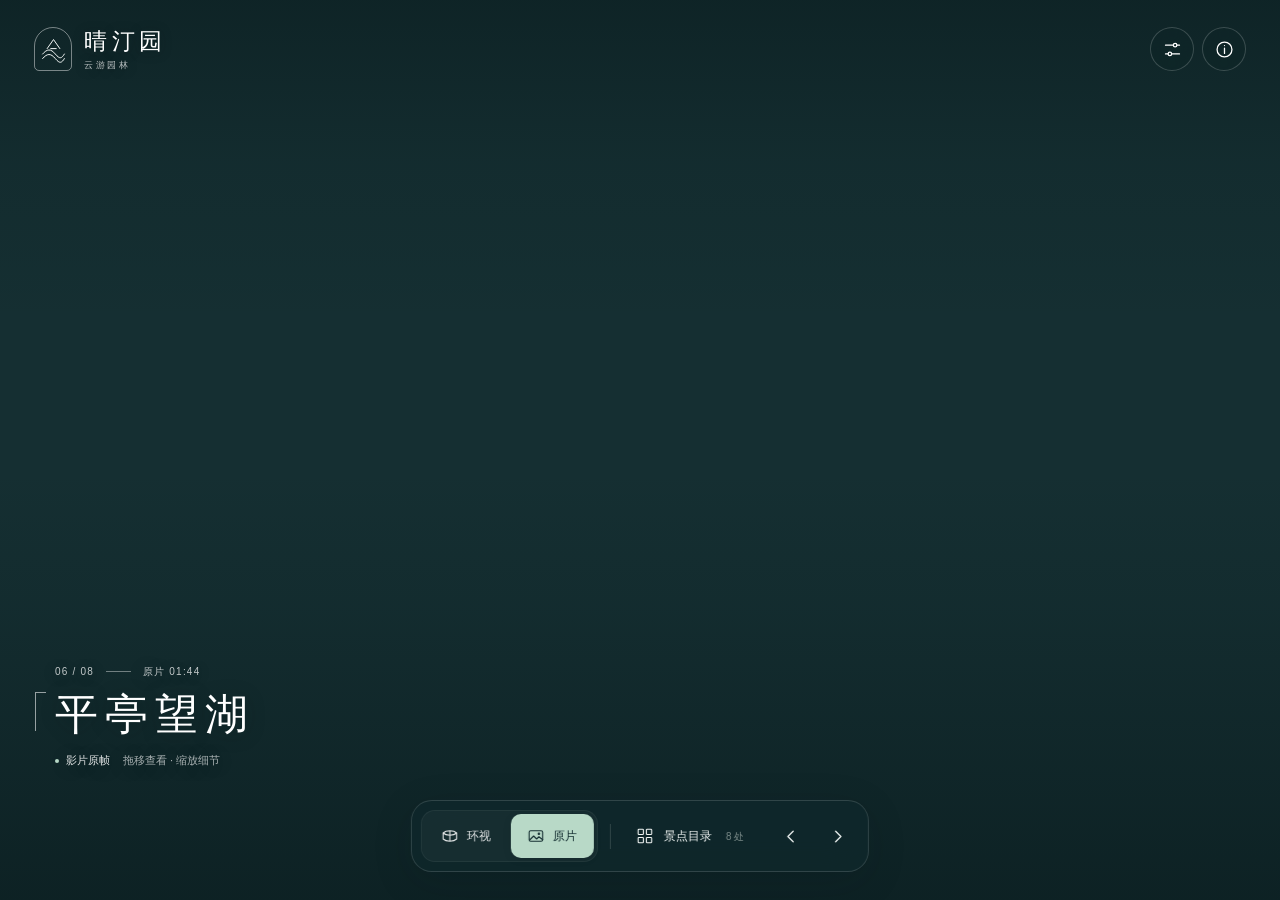
<file: docs/review-source-v5.html>
<!doctype html>
<html lang="zh-CN">
<head>
  <meta charset="utf-8">
  <meta name="viewport" content="width=device-width, initial-scale=1, viewport-fit=cover">
  <meta name="theme-color" content="#152f32">
  <meta name="description" content="走入晴汀园，环视湖岸、花廊与林下八处景致，也可对照最终影片的原片画面。">
  <meta http-equiv="Content-Security-Policy" content="default-src 'none'; script-src 'self'; style-src 'self'; img-src 'self' data:; connect-src 'none'; media-src 'none'; object-src 'none'; base-uri 'none'">
  <title>晴汀园 · 云游园林</title>
  <link rel="stylesheet" href="style.css?v=ui-20261027">
</head>
<body>
  <main id="tour" class="tour">
    <section id="view-area" class="view-area" tabindex="0" role="region" aria-label="园林画面，可拖动环视或缩放，Home 复位">
      <div id="photo-stage" class="photo-stage"><div id="photo-slot" class="photo-slot"></div></div>
      <canvas id="model-canvas" class="panorama" aria-hidden="true" hidden></canvas>
    </section>
    <div class="scene-shade" aria-hidden="true"></div>
    <header class="masthead">
      <div class="brand"><span class="brand-mark" aria-hidden="true"><svg viewBox="0 0 32 32"><path d="M4 21c5-6 9-6 14 0s7 5 10 0M4 26c5-6 9-6 14 0s7 5 10 0M9 15l7-10 7 10M13 15h6"/></svg></span><div><p id="tour-title" class="brand-name">晴汀园</p><p class="brand-caption">云游园林</p></div></div>
      <div class="header-actions">
        <button id="tools-toggle" class="icon-button" type="button" aria-label="画面工具" aria-expanded="false" aria-controls="view-tools" title="画面工具"><svg viewBox="0 0 24 24" aria-hidden="true"><path d="M4 7h9m4 0h3M4 17h3m4 0h9"/><circle cx="15" cy="7" r="2"/><circle cx="9" cy="17" r="2"/></svg></button>
        <button id="about-open" class="icon-button" type="button" aria-label="取景说明" aria-haspopup="dialog" aria-controls="about-dialog" title="取景说明"><svg viewBox="0 0 24 24" aria-hidden="true"><circle cx="12" cy="12" r="8.5"/><path d="M12 10.5v6M12 7.5h.01"/></svg></button>
      </div>
    </header>
    <section class="scene-heading" aria-label="当前景点">
      <div class="scene-eyebrow"><span id="scene-counter">06 / 08</span><span class="eyebrow-line" aria-hidden="true"></span><span id="source-time">原片 01:44</span></div>
      <h1 id="scene-title">平亭望湖</h1>
      <div class="view-caption"><span id="scope-label" class="scope-label" role="status" aria-live="polite">原片画面</span><span id="view-hint">拖动查看 · 双指缩放</span></div>
    </section>
    <div id="view-tools" class="view-tools" role="toolbar" aria-label="画面控制" hidden>
      <button id="zoom-in" class="icon-button" type="button" aria-label="放大画面" title="放大" disabled><svg viewBox="0 0 24 24" aria-hidden="true"><path d="M5 12h14M12 5v14"/></svg></button>
      <button id="zoom-out" class="icon-button" type="button" aria-label="缩小画面" title="缩小" disabled><svg viewBox="0 0 24 24" aria-hidden="true"><path d="M5 12h14"/></svg></button>
      <output id="view-value" aria-label="画面缩放">100%</output>
      <span class="tool-divider" aria-hidden="true"></span>
      <button id="reset-view" class="icon-button" type="button" aria-label="复位画面" title="复位 / Home" disabled><svg viewBox="0 0 24 24" aria-hidden="true"><path d="M5 8a8 8 0 1 1-1 7M5 3v5h5"/></svg></button>
      <button id="fullscreen" class="icon-button" type="button" aria-label="进入全屏" aria-pressed="false" title="全屏"><svg viewBox="0 0 24 24" aria-hidden="true"><path d="M8 3H3v5m13-5h5v5M3 16v5h5m13-5v5h-5"/></svg></button>
    </div>
    <div id="load-state" class="load-state" role="status" aria-live="polite" aria-atomic="true"><span class="load-orbit" aria-hidden="true"></span><p id="load-title">正在打开一园清景</p><p id="load-message">影像载入后，可拖动环视。</p><button id="retry" class="primary-button" type="button" hidden>重新载入</button></div>
    <p id="toast" class="toast" role="status" aria-live="polite" hidden></p>
    <footer class="journey-bar" aria-label="游览控制">
      <div class="mode-switch" role="group" aria-label="查看方式">
        <button id="mode-model" type="button" aria-label="摄影补全环视" aria-pressed="false" disabled><svg viewBox="0 0 24 24" aria-hidden="true"><path d="M3 8c4-4 14-4 18 0v8c-4 4-14 4-18 0zM3 8c4 4 14 4 18 0M12 5v14"/></svg><span>环视</span></button>
        <button id="mode-photo" type="button" aria-label="原片画面" aria-pressed="true"><svg viewBox="0 0 24 24" aria-hidden="true"><rect x="3" y="5" width="18" height="14" rx="2"/><path d="m4 17 5-5 4 4 3-3 5 4"/><circle cx="16" cy="9" r="1"/></svg><span>原片</span></button>
      </div>
      <span class="dock-divider" aria-hidden="true"></span>
      <button id="scenes-open" class="scene-launcher" type="button" aria-label="打开八处景点目录" aria-expanded="false" aria-haspopup="dialog" aria-controls="scene-dialog"><svg viewBox="0 0 24 24" aria-hidden="true"><rect x="3" y="3" width="7" height="7" rx="1"/><rect x="14" y="3" width="7" height="7" rx="1"/><rect x="3" y="14" width="7" height="7" rx="1"/><rect x="14" y="14" width="7" height="7" rx="1"/></svg><span class="button-label">景点目录</span><span class="scene-count">8 处</span></button>
      <div class="journey-steps"><button id="scene-prev" class="icon-button" type="button" aria-label="上一处景点" title="上一处" disabled><svg viewBox="0 0 24 24" aria-hidden="true"><path d="m14 6-6 6 6 6"/></svg></button><button id="scene-next" class="icon-button" type="button" aria-label="下一处景点" title="下一处" disabled><svg viewBox="0 0 24 24" aria-hidden="true"><path d="m10 6 6 6-6 6"/></svg></button></div>
    </footer>
    <dialog id="scene-dialog" class="scene-dialog" aria-labelledby="scene-dialog-title">
      <div class="sheet-heading"><div><p class="eyebrow">一园八景</p><h2 id="scene-dialog-title">换一处风景</h2></div><button id="scenes-close" class="icon-button dialog-close" type="button" aria-label="关闭景点目录"><svg viewBox="0 0 24 24" aria-hidden="true"><path d="m6 6 12 12M18 6 6 18"/></svg></button></div>
      <nav id="scene-nav" class="scene-nav" aria-label="选择景点"></nav>
      <p class="sheet-note">八处固定取景，可切换环视与原片。</p>
    </dialog>
    <dialog id="about-dialog" class="about-dialog" aria-labelledby="about-title">
      <button id="about-close" class="icon-button dialog-close" type="button" aria-label="关闭取景说明"><svg viewBox="0 0 24 24" aria-hidden="true"><path d="m6 6 12 12M18 6 6 18"/></svg></button>
      <p class="eyebrow">关于这次云游</p><h2 id="about-title">从影片，走近园林</h2>
      <p><strong>原片取景</strong>在独立原片模式完整显示最终v14影片所选原始PNG，不修改原片像素，可拖移、缩放或保存。</p>
      <p><strong>摄影环视补全</strong>环视模式仅使用同一补全全景引导的六面摄影风格影像，不叠加原片。未拍方向与生成细节为推定，可在固定位置拖动看四周；不是恢复的原始三维模型，也不能保证完整360°与影片相同。</p>
      <p class="about-help">拖动看四周，双指或滚轮缩放。键盘方向键移动视角，Home 复位。</p>
      <a id="download-source" class="download-source" download hidden><span>保存当前原片</span><svg viewBox="0 0 24 24" aria-hidden="true"><path d="M12 3v12m-5-5 5 5 5-5M4 17v4h16v-4"/></svg></a>
      <details class="source-identity"><summary>影像来源与标识</summary><dl><dt>影片 SHA-256</dt><dd id="movie-sha">未提供</dd><dt>原帧 SHA-256</dt><dd id="source-sha">未提供</dd><dt>取景时间</dt><dd id="about-time">未提供</dd><dt>环视补全依据 SHA-256</dt><dd id="model-sha">未提供</dd><dt>环视补全</dt><dd id="model-status">尚未载入</dd></dl></details>
    </dialog>
  </main>
  <noscript><p class="noscript-message">请启用 JavaScript 后查看园林。</p></noscript>
  <script src="photo-vr-index-v5.js"></script>
  <script src="viewer-source-v5.js"></script>
</body>
</html>
</file>
<file: docs/style-fresh-v17.css>
:root{color-scheme:light;--mist:#f5faf8;--ink:#183d35;--soft:#cad8cf;--shadow:#10291f;--white:#fff;--display:"Songti SC","STSong","SimSun",serif;--body:-apple-system,BlinkMacSystemFont,"PingFang SC","Microsoft YaHei",sans-serif}
*{box-sizing:border-box}html,body{width:100%;height:100%;margin:0;overflow:hidden}body{font:14px/1.5 var(--body);color:var(--ink);background:var(--shadow);overscroll-behavior:none}[hidden]{display:none!important}button,a,summary,output{font:inherit}button{border:0;color:inherit;cursor:pointer;-webkit-tap-highlight-color:transparent;touch-action:manipulation}button:disabled{opacity:.35;cursor:default}button:focus-visible,a:focus-visible,summary:focus-visible{outline:2px solid var(--ink);outline-offset:4px}svg{width:21px;height:21px;fill:none;stroke:currentColor;stroke-width:1.5;stroke-linecap:round;stroke-linejoin:round}.tour,.picture-frame,.view-area,.photo-stage,.photo-slot,.panorama{position:absolute;inset:0;width:100%;height:100%;margin:0}.tour{height:100vh;height:100svh;height:100dvh;isolation:isolate}.picture-frame{overflow:hidden;background:#243a31}.view-area{touch-action:none;outline:none;cursor:grab}.view-area.is-dragging{cursor:grabbing}.photo-stage{display:grid;place-items:center;background:#182a22}.photo-slot{display:grid;place-items:center;overflow:hidden}.photo-slot img{max-width:none;max-height:none;display:block;object-fit:contain;user-select:none;-webkit-user-drag:none;will-change:transform}.panorama{display:block;object-fit:fill}.chrome{position:fixed;z-index:10;transition:opacity .2s ease,transform .2s ease}.scene-bar{top:max(22px,env(safe-area-inset-top));left:24px;display:flex;align-items:center;gap:16px;max-width:calc(100% - 48px);padding:10px 10px 10px 22px;border:1px solid #ffffff80;border-radius:18px;background:#f5faf8df;box-shadow:0 6px 24px #10291f14;backdrop-filter:blur(16px)}.brand{display:flex;gap:13px;align-items:center}.brand p{margin:0;font:22px/1.2 var(--display);letter-spacing:.12em;white-space:nowrap}.brand>span{color:#7e9a8b}.brand h1{margin:0;font:400 17px/1.4 var(--display);white-space:nowrap}.scene-counter{font:10px/1.2 var(--body);letter-spacing:.12em;color:#637e71;margin-left:6px;white-space:nowrap}.icon-button{flex:none;width:40px;height:40px;display:grid;place-items:center;border-radius:50%;background:transparent}.icon-button:hover{background:#cbded36e}.view-dock{bottom:max(24px,env(safe-area-inset-bottom));left:50%;transform:translateX(-50%);display:flex;align-items:center;gap:6px;padding:8px 10px;background:#f5faf8e8;border:1px solid #ffffff8c;border-radius:50px;box-shadow:0 6px 30px #10291f26;backdrop-filter:blur(16px)}.scenes-open{display:flex;align-items:center;gap:8px;height:40px;padding:0 14px;border-radius:22px;background:transparent;white-space:nowrap}.scenes-open:hover{background:#cbded36e}.dock-rule{width:1px;height:21px;background:#cad8cf;margin:0 4px}.mode-switch{display:flex;gap:3px;background:#dbe7df8c;border-radius:25px;padding:3px}.mode-switch button{height:34px;padding:0 16px;border-radius:22px;white-space:nowrap;background:transparent;font-size:12px}.mode-switch button[aria-pressed="true"]{background:#fff;box-shadow:0 2px 7px #183d3514}.gesture-hint{position:fixed;bottom:98px;left:50%;transform:translateX(-50%);margin:0;color:#fff;text-shadow:0 1px 6px #10291f;font-size:11px;letter-spacing:.07em;white-space:nowrap;pointer-events:none}.show-ui{position:fixed;z-index:20;bottom:max(22px,env(safe-area-inset-bottom));right:24px;display:flex;align-items:center;gap:9px;padding:10px 15px;border:1px solid #ffffff70;border-radius:25px;background:#f5faf8c9;box-shadow:0 4px 22px #10291f18;backdrop-filter:blur(16px);font-size:12px}.is-ui-hidden .chrome{opacity:0;pointer-events:none}.is-ui-hidden .scene-bar{transform:translateY(-12px)}.is-ui-hidden .view-dock{transform:translate(-50%,12px)}.view-tools{position:fixed;left:50%;bottom:100px;display:flex;align-items:center;gap:5px;transform:translateX(-50%);padding:8px;border-radius:30px;border:1px solid #ffffff8c;background:#f5faf8ed;box-shadow:0 6px 26px #10291f26;backdrop-filter:blur(16px)}.view-tools output{min-width:44px;text-align:center;font-size:11px}.view-tools:not([hidden])~.gesture-hint{opacity:0}.load-state{position:absolute;z-index:5;top:50%;left:50%;transform:translate(-50%,-50%);max-width:calc(100vw - 44px);width:max-content;min-width:190px;padding:24px 28px;border:1px solid #ffffff80;border-radius:18px;background:#f5faf8ef;text-align:center;box-shadow:0 8px 40px #10291f2b}.load-state p{margin:9px 0 0;font-size:12px}.load-state p:first-of-type{font-family:var(--display);font-size:17px}.load-state.is-background{top:auto;bottom:150px;transform:translateX(-50%);padding:13px 20px;min-width:0}.load-state.is-background .load-orbit{display:none}.load-state.is-background p{margin:3px 0;font-size:11px}.load-orbit{display:block;width:23px;height:23px;margin:0 auto 15px;border:1px solid #becfc4;border-top-color:#183d35;border-radius:50%;animation:turn 1s linear infinite}.primary-button{margin-top:12px;padding:8px 15px;color:#fff;background:#183d35;border-radius:20px}.toast{position:absolute;z-index:30;bottom:170px;left:50%;transform:translateX(-50%);width:max-content;max-width:calc(100vw - 36px);padding:10px 16px;margin:0;background:#f5faf8ed;border-radius:12px;text-align:center;font-size:12px;box-shadow:0 3px 22px #10291f2b;pointer-events:none}.scene-dialog,.about-dialog{margin:auto;border:1px solid #ffffff90;border-radius:22px;padding:26px;background:#f5faf8f5;color:var(--ink);box-shadow:0 15px 70px #10291f4d;max-height:88dvh;overflow:auto;overscroll-behavior:contain;backdrop-filter:blur(22px)}dialog::backdrop{background:#10291f55;backdrop-filter:blur(4px)}.scene-dialog{width:min(850px,calc(100vw - 36px));max-width:850px}.sheet-heading{display:flex;align-items:center;justify-content:space-between;gap:20px;margin:0 0 22px}.sheet-heading h2{margin:0;font:400 28px/1.3 var(--display);letter-spacing:.08em}.eyebrow{margin:0 0 8px;color:#6b8377;font-size:10px;letter-spacing:.1em}.scene-nav{display:grid;grid-template-columns:repeat(5,minmax(0,1fr));gap:16px 12px}.scene-card{position:relative;min-width:0;padding:0 0 8px;border-radius:12px;overflow:hidden;color:var(--ink);text-align:left;background:transparent;border:1px solid transparent}.scene-card:hover,.scene-card[aria-current="location"]{border-color:#8fac9d;background:#e1ece5}.scene-thumb{width:100%;height:auto;aspect-ratio:1.5;object-fit:cover;display:block}.card-info{display:flex;align-items:center;gap:7px;margin:10px 7px 0}.node-number{color:#81958a;font-size:9px}.node-label{font-size:12px;white-space:nowrap}.node-time,.scene-check{display:none}.about-dialog{width:min(520px,calc(100vw - 36px));font-size:14px;line-height:1.9}.about-dialog p{margin:16px 0}.about-help,.creation-note{font-size:12px;color:#5e7769}.creation-note{border-top:1px solid #cad8cf;padding-top:17px;margin-top:22px}.creation-note summary{cursor:pointer}.creation-note a{color:var(--ink);text-underline-offset:4px}.current-description{font-family:var(--display);font-size:18px;color:#466957}.noscript-message{position:fixed;z-index:50;inset:40% 20%;background:#fff;padding:25px;text-align:center}.panorama:focus-visible{outline:0}@keyframes turn{to{transform:rotate(1turn)}}
@media(max-width:700px){.scene-bar{top:max(14px,env(safe-area-inset-top));left:14px;right:14px;max-width:none;padding:7px 8px 7px 15px;gap:4px;border-radius:15px}.brand{gap:8px;flex:1;min-width:0}.brand p{font-size:20px}.brand h1{font-size:16px;overflow:hidden;text-overflow:ellipsis}.scene-counter{display:none}.scene-bar .icon-button{width:35px;height:35px}.view-dock{bottom:max(18px,env(safe-area-inset-bottom));padding:6px;gap:1px;max-width:calc(100% - 28px)}.view-dock .icon-button{width:35px;height:38px}.scenes-open{padding:0 8px;height:38px;gap:5px;font-size:12px}.scenes-open svg{width:18px}.dock-rule{margin:0 3px}.mode-switch button{padding:0 12px;height:32px;font-size:11px}.gesture-hint{font-size:10px;bottom:84px}.view-tools{bottom:86px;padding:5px;gap:1px}.view-tools .icon-button{width:37px;height:37px}.view-tools output{min-width:38px}.show-ui{right:14px;bottom:max(18px,env(safe-area-inset-bottom));padding:9px 13px}.scene-dialog,.about-dialog{border-radius:18px;padding:20px}.scene-dialog{width:calc(100vw - 24px);max-height:86dvh}.sheet-heading{margin-bottom:18px}.sheet-heading h2{font-size:25px}.scene-nav{grid-template-columns:repeat(2,minmax(0,1fr));gap:12px 10px}.scene-thumb{aspect-ratio:1.7}.node-label{font-size:12px}.load-state.is-background{bottom:132px}.toast{bottom:150px}}
@media(max-height:470px) and (orientation:landscape){.scene-bar{top:10px;left:12px;padding:5px 7px 5px 14px}.scene-bar .icon-button{width:33px;height:33px}.brand p{font-size:18px}.brand h1{font-size:15px}.gesture-hint{display:none}.view-dock{bottom:12px;padding:4px}.view-dock .icon-button{height:33px}.scenes-open{height:33px}.view-tools{bottom:75px}.scene-dialog,.about-dialog{max-height:88dvh}.scene-nav{grid-template-columns:repeat(5,minmax(0,1fr))}}
@media(prefers-reduced-motion:reduce){.chrome{transition:none}.load-orbit{animation:none}}
</file>
<file: docs/style-fresh-v6.css>
:root{color-scheme:light;--paper:#f5fafc;--white:#fff;--ink:#253f48;--muted:#566f7a;--water:#326c7a;--wash:#e4f1f3;--line:#dbe8ed;--display:"Songti SC","STSong","SimSun",serif;--body:-apple-system,BlinkMacSystemFont,"PingFang SC","Microsoft YaHei",sans-serif}
*{box-sizing:border-box}html,body{width:100%;height:100%;margin:0}body{background:var(--paper);color:var(--ink);font:14px/1.6 var(--body);overflow:hidden}button,a,summary,output{font:inherit}button{border:0;cursor:pointer;-webkit-tap-highlight-color:transparent}button,a{touch-action:manipulation}button:disabled{cursor:default;opacity:.35}[hidden]{display:none!important}button:focus-visible,a:focus-visible,summary:focus-visible{outline:2px solid var(--water);outline-offset:3px}svg{width:22px;height:22px;fill:none;stroke:currentColor;stroke-width:1.5;stroke-linecap:round;stroke-linejoin:round}.tour{display:grid;grid-template-columns:248px minmax(0,1fr);gap:30px;width:100%;height:100dvh;min-height:360px;padding:28px 34px 28px 28px;isolation:isolate}.garden-guide{display:flex;flex-direction:column;min-height:0;padding:12px 23px 8px 8px;border-right:1px solid var(--line)}.brand{display:flex;align-items:center;gap:13px}.brand-mark{display:grid;place-items:center;width:46px;height:52px;color:var(--water)}.brand-mark svg{width:44px;height:44px;stroke-width:1.3}.brand-name{font:400 27px/1.3 var(--display);letter-spacing:.16em;margin:0}.brand-caption{margin:5px 0 0;color:var(--muted);font-size:8px;letter-spacing:.16em}.scene-heading{margin-top:clamp(28px,6vh,75px)}.scene-eyebrow{display:flex;align-items:center;gap:10px;color:var(--water);font-size:10px;letter-spacing:.08em;font-variant-numeric:tabular-nums}.eyebrow-line{width:20px;height:1px;background:#a9c9d0}.scene-heading h1{font:400 33px/1.5 var(--display);letter-spacing:.1em;margin:13px 0 12px;white-space:nowrap}.scene-intro{font-size:12px;line-height:2.1;color:var(--muted);margin:0 0 17px;max-width:185px}.source-time{font-size:10px;letter-spacing:.05em;color:#566f7a;font-variant-numeric:tabular-nums}.garden-sketch{margin:auto -5px 12px;max-height:200px;padding-top:14px}.garden-sketch svg{display:block;width:100%;height:auto;max-height:154px;stroke-width:1.1}.pond{fill:#e1f0f2;stroke:#bad8dd}.ripple{stroke:#94bdc6}.route{stroke:#b4cbd2;stroke-dasharray:3 5}.twig{stroke:#7da99a;fill:#eef5ee}.pavilion{stroke:#879c9e}.route-stop{fill:#f5fafc;stroke:#8eabb6}.garden-sketch p{font:400 12px/1.5 var(--display);letter-spacing:.17em;text-align:center;color:#6b8994;margin:8px 0 12px}.scene-launcher{display:flex;align-items:center;justify-content:space-between;gap:8px;min-height:48px;width:100%;padding:0 14px;background:#e4f0f3;border:1px solid #d4e6eb;color:var(--water);border-radius:11px;font-size:12px;transition:background .18s}.scene-launcher:hover{background:#d7e9ee}.scene-launcher svg{width:20px;height:20px}.guide-foot{display:flex;justify-content:space-between;align-items:center;margin-top:21px;color:#566f7a;font-size:9px}.little-flower{color:#caac76;font-size:19px}.viewer-panel{display:grid;grid-template-rows:42px 58px minmax(0,1fr) 49px 103px;min-width:0;min-height:0}.masthead{display:flex;align-items:center;justify-content:space-between;gap:12px}.page-note{display:flex;gap:9px;align-items:center;margin:0;color:var(--muted);font-size:11px;letter-spacing:.04em}.note-dot{width:5px;height:5px;border-radius:50%;background:#a9c5b7}.header-actions{display:flex;gap:6px}.icon-button{display:inline-flex;align-items:center;justify-content:center;flex:0 0 44px;width:44px;min-width:44px;height:44px;min-height:44px;padding:0;border-radius:10px;background:transparent;color:var(--ink);transition:background .18s}.icon-button:hover:not(:disabled),.icon-button[aria-expanded="true"]{background:#e4eff3}.header-actions .icon-button{color:#5a7883}.view-topbar{display:flex;align-items:center;justify-content:space-between;gap:12px;padding:2px 0 11px}.mode-switch{display:flex;align-items:center;gap:3px;padding:3px;background:#e8f1f5;border:1px solid #e0ebef;border-radius:12px}.mode-switch button{display:flex;align-items:center;justify-content:center;gap:7px;min-height:38px;min-width:88px;padding:0 12px;color:#566f7a;background:transparent;border-radius:9px;font-size:12px;transition:background .18s,color .18s}.mode-switch button svg{width:17px;height:17px}.mode-switch button[aria-pressed="true"]{color:#2f6677;background:white;box-shadow:0 2px 7px #335c6d0c}.mode-switch button:hover:not(:disabled):not([aria-pressed="true"]){background:#f5f9fb}.view-caption{display:flex;gap:14px;align-items:center;color:var(--muted);font-size:10px}.scope-label{display:inline-flex;gap:6px;align-items:center;white-space:nowrap}.scope-label::before{content:"";width:4px;height:4px;border-radius:50%;background:#91afa5}.scope-label.is-supplement::before{background:#c6aa77}#view-hint{font-size:10px;color:#566f7a}.picture-frame{position:relative;min-width:0;min-height:0;overflow:hidden;border:1px solid #dce8ec;border-radius:18px;background:#e9f2f4;box-shadow:0 6px 26px #335c6d08}.view-area{position:absolute;inset:0;outline:0;overflow:hidden;touch-action:none;cursor:grab;background:radial-gradient(ellipse at center,#f2f7f8,#e2edf1)}.view-area:focus-visible{outline:2px solid #407f8d;outline-offset:-4px}.view-area.is-dragging{cursor:grabbing}.photo-stage,.photo-slot,.panorama{position:absolute;inset:0;width:100%;height:100%}.photo-slot{display:grid;place-items:center;overflow:hidden}.photo-slot img{display:block;position:static;max-width:none;max-height:none;transform-origin:50% 50%;user-select:none;-webkit-user-drag:none}.panorama{display:block}.frame-corner{position:absolute;bottom:14px;right:14px;display:grid;place-items:center;width:28px;height:28px;border-radius:50%;color:#f2fbfc;background:#fff2;pointer-events:none}.frame-corner svg{width:20px;height:20px}.frame-footer{display:flex;align-items:center;justify-content:space-between;gap:12px}.frame-footer p{display:flex;align-items:center;gap:10px;margin:0;color:#566f7a;font-size:10px;letter-spacing:.05em}.tiny-line{width:23px;height:1px;background:#b7d0d7}.journey-steps{display:flex;gap:4px}.journey-steps .icon-button{width:44px;min-width:44px;height:40px;min-height:40px;color:var(--water)}.journey-steps .icon-button:hover{background:#e4eff3}.scene-rail{display:flex;align-items:stretch;gap:10px;overflow-x:auto;overflow-y:hidden;scrollbar-width:thin;scrollbar-color:#bfd4dc transparent;padding:2px 1px 5px;min-width:0;scroll-padding:2px}.rail-card{position:relative;flex:1 0 0;min-width:78px;max-width:180px;padding:0 0 4px;text-align:left;color:#566f7a;background:transparent;border:1px solid transparent;border-radius:10px;overflow:hidden;transition:border-color .18s,background .18s}.rail-card .scene-thumb{display:block;width:100%;height:57px;object-fit:cover;border-radius:8px;opacity:.77;transition:opacity .18s}.rail-card .card-info{display:flex;align-items:center;gap:6px;padding:7px 3px 0;white-space:nowrap}.rail-card .node-number{font-size:9px;opacity:.7;font-variant-numeric:tabular-nums}.rail-card .node-label{font-size:10px;letter-spacing:.01em}.rail-card .node-time,.rail-card .scene-check{display:none}.rail-card[aria-current="location"]{color:#28647a}.rail-card[aria-current="location"] .scene-thumb{opacity:1;outline:2px solid #6a9aa8;outline-offset:-2px}.rail-card[aria-current="location"] .node-label{font-weight:600}.rail-card:hover .scene-thumb{opacity:1}.view-tools{position:absolute;z-index:6;top:12px;right:12px;display:flex;align-items:center;gap:2px;max-width:calc(100% - 24px);padding:5px;color:var(--ink);background:#fffffff5;border:1px solid #d7e6eb;border-radius:13px;box-shadow:0 5px 24px #24434d12}.view-tools .icon-button{border-radius:9px}.view-tools output{min-width:39px;text-align:center;font-size:10px;color:#566f7a;font-variant-numeric:tabular-nums}.tool-divider{width:1px;height:23px;background:var(--line);margin:0 3px}.load-state{position:absolute;z-index:6;left:50%;top:50%;transform:translate(-50%,-50%);display:flex;flex-direction:column;align-items:center;width:max-content;max-width:min(400px,calc(100% - 36px));padding:22px 28px;color:var(--ink);background:#fffffff5;border:1px solid #dce8ed;border-radius:16px;text-align:center;pointer-events:none;box-shadow:0 8px 36px #355d6c12}.load-orbit{display:block;width:24px;height:24px;margin:0 0 9px;border:1px solid #c7dde3;border-top-color:var(--water);border-right-color:var(--water);border-radius:50%;animation:orbit 1.2s linear infinite}@keyframes orbit{to{transform:rotate(360deg)}}.load-state p{max-width:340px;margin:3px 0;font-size:12px;line-height:1.8}.load-state #load-message{color:var(--muted);font-size:10px}.load-state.is-error .load-orbit{animation:none;border-color:#b4c7ce}.load-state.is-background{top:13px;right:13px;left:auto;transform:none;max-width:calc(100% - 26px);padding:10px 15px 10px 38px;align-items:flex-start;text-align:left;border-radius:11px}.load-state.is-background .load-orbit{position:absolute;left:13px;top:17px;width:15px;height:15px;margin:0}.load-state.is-background p{font-size:10px;margin:0}.primary-button{pointer-events:auto;min-height:44px;padding:0 17px;margin-top:12px;color:#285f71;background:#e0eef2;border-radius:9px;font-size:12px}.toast{position:absolute;z-index:7;left:50%;bottom:18px;transform:translateX(-50%);width:max-content;max-width:calc(100% - 28px);margin:0;padding:10px 15px;color:#345764;background:#fffffff5;border:1px solid #dce9ec;border-radius:11px;box-shadow:0 4px 20px #24434d15;font-size:11px;text-align:center;pointer-events:none}dialog{color-scheme:light;color:var(--ink);background:#f8fcfd;border:1px solid #d9e8ed;box-shadow:0 20px 100px #24434d25}dialog::backdrop{background:#203e4b4a;backdrop-filter:blur(6px);-webkit-backdrop-filter:blur(6px)}.scene-dialog{position:fixed;inset:0;width:min(960px,calc(100% - 60px));max-height:calc(100dvh - 50px);margin:auto;padding:30px 30px 23px;border-radius:22px;overflow:hidden}.scene-dialog[open]{display:flex;flex-direction:column;animation:sheet-in .22s ease-out}@keyframes sheet-in{from{opacity:0;transform:translateY(8px)}to{opacity:1;transform:translateY(0)}}.sheet-heading{display:flex;flex:0 0 auto;align-items:center;justify-content:space-between;gap:16px;margin-bottom:22px}.eyebrow{margin:0 0 7px;font-size:10px;letter-spacing:.17em;color:#566f7a}.sheet-heading h2,.about-dialog h2{margin:0;font:400 28px/1.4 var(--display);letter-spacing:.12em}.dialog-close{background:#e8f1f4;color:#4c7382}.scene-nav{display:grid;grid-template-columns:repeat(4,minmax(0,1fr));gap:14px;min-height:0;overflow-y:auto;overflow-x:hidden;overscroll-behavior:contain;padding:3px;margin:-3px;scrollbar-width:thin;scrollbar-color:#bbd1da transparent}.scene-card{position:relative;display:flex;flex-direction:column;gap:10px;min-width:0;padding:6px 6px 11px;background:transparent;border:1px solid transparent;border-radius:12px;text-align:left;color:var(--ink);transition:background .18s,border-color .18s}.scene-card:hover{background:#fff;border-color:#d4e6ed}.scene-card[aria-current="location"]{background:#fff;border-color:#79a6b6;box-shadow:0 3px 12px #355d6c08}.scene-thumb{display:block;width:100%;height:auto;aspect-ratio:16/9;object-fit:cover;border-radius:8px;background:#e0ecf0}.card-info{display:grid;grid-template-columns:25px minmax(0,1fr);grid-template-rows:auto auto;gap:4px 6px;padding:0 4px}.node-number{grid-column:1;grid-row:1/3;align-self:center;color:#566f7a;font-size:10px;font-variant-numeric:tabular-nums}.node-label{grid-column:2;grid-row:1;font-size:13px;line-height:1.4;letter-spacing:.03em;white-space:nowrap}.node-time{grid-column:2;grid-row:2;color:#566f7a;font-size:10px}.scene-check{position:absolute;display:grid;place-items:center;right:12px;top:12px;width:24px;height:24px;border-radius:50%;font-size:12px;color:#2b6474;background:#f1f9fb;opacity:0;box-shadow:0 2px 8px #243e4822}.scene-card[aria-current="location"] .scene-check{opacity:1}.sheet-note{flex:0 0 auto;margin:18px 3px 0;font-size:10px;color:#566f7a}.about-dialog{position:fixed;inset:0;width:min(510px,calc(100% - 36px));max-height:calc(100dvh - 44px);margin:auto;padding:39px 32px 27px;border-radius:21px;overflow-y:auto;overscroll-behavior:contain;scrollbar-width:thin}.about-dialog>.dialog-close{position:absolute;right:12px;top:12px}.about-dialog h2{margin:0 0 22px;padding-right:18px}.about-dialog>p:not(.eyebrow){font-size:12px;line-height:2;color:#566f7a;margin:0 0 17px}.about-dialog strong{font-weight:500;color:#315867}.about-dialog p.about-help{font-size:11px;color:#566f7a}.download-source{display:flex;justify-content:space-between;align-items:center;gap:16px;min-height:48px;padding:0 14px;margin:22px 0;color:#3d7285;background:#e5f1f5;border:1px solid #d6e7ed;border-radius:10px;font-size:12px;text-decoration:none}.download-source svg{width:18px;height:18px}.source-identity{border-top:1px solid #dbe8ed;margin-top:22px;padding-top:10px}.source-identity summary{display:list-item;min-height:44px;padding:12px 0;color:#566f7a;font-size:11px;cursor:pointer}.source-identity dl{margin:14px 0 0;font-size:10px;line-height:1.8}.source-identity dt{margin-top:13px;color:#566f7a}.source-identity dd{margin:3px 0 0;color:#566f7a;overflow-wrap:anywhere}.noscript-message{position:fixed;z-index:8;inset:40% 20px auto;max-width:430px;margin:auto;padding:22px;color:var(--ink);background:white;border:1px solid var(--line);border-radius:12px;text-align:center}
@media(min-width:1500px){.tour{grid-template-columns:284px minmax(0,1fr);gap:40px;padding:36px 46px 32px 38px}.garden-guide{padding-right:34px}.scene-heading h1{font-size:38px}.scene-intro{max-width:200px;font-size:13px}.garden-sketch{margin-bottom:25px}.garden-sketch svg{max-height:180px}.viewer-panel{grid-template-rows:46px 62px minmax(0,1fr) 55px 116px}.rail-card .scene-thumb{height:69px}.rail-card .node-label{font-size:11px}}
@media(max-width:1100px){.tour{grid-template-columns:210px minmax(0,1fr);gap:23px;padding:22px}.garden-guide{padding-right:19px}.scene-heading h1{font-size:28px}.brand-name{font-size:25px}.scene-intro{font-size:11px}.view-caption #view-hint{display:none}.rail-card{flex:0 0 96px}.rail-card .scene-thumb{height:56px}.viewer-panel{grid-template-rows:40px 58px minmax(0,1fr) 48px 97px}.garden-sketch svg{max-height:130px}}
@media(max-width:760px){.tour{display:flex;flex-direction:column;gap:0;padding:max(16px,env(safe-area-inset-top)) max(16px,env(safe-area-inset-right)) max(10px,env(safe-area-inset-bottom)) max(16px,env(safe-area-inset-left));min-height:380px}.garden-guide{position:relative;display:grid;grid-template-columns:1fr auto;align-items:center;flex:0 0 auto;padding:0 0 14px;border:0}.brand{gap:8px}.brand-mark{width:34px;height:40px}.brand-mark svg{width:32px;height:35px}.brand-name{font-size:23px}.brand-caption{font-size:7px;margin-top:3px;letter-spacing:.12em}.scene-heading{grid-column:1/3;position:relative;margin-top:17px;display:flex;gap:12px;align-items:center;min-width:0}.scene-heading h1{order:1;margin:0;font-size:25px;letter-spacing:.08em}.scene-eyebrow{order:0;font-size:9px}.scene-eyebrow .eyebrow-line,.scene-eyebrow>span:last-child{display:none}.source-time{order:2;margin-left:auto;font-size:9px;white-space:nowrap}.scene-intro,.garden-sketch,.guide-foot{display:none}.scene-launcher{grid-column:2;grid-row:1;width:44px;min-width:44px;height:44px;min-height:44px;padding:0;justify-content:center;border:0;background:#e8f2f5;border-radius:12px}.scene-launcher>span{display:none}.viewer-panel{position:relative;flex:1;display:grid;grid-template-rows:53px minmax(0,1fr) 43px 94px;min-height:0}.masthead{position:absolute;top:0;right:0;z-index:8;height:47px}.page-note{display:none}.header-actions{gap:1px}.header-actions .icon-button{width:40px;min-width:40px;min-height:44px}.view-topbar{padding:0 0 9px;padding-right:85px;gap:8px}.mode-switch{gap:1px;padding:2px;border-radius:11px}.mode-switch button{min-height:40px;min-width:67px;padding:0 10px;gap:6px;font-size:11px}.mode-switch button svg{width:16px;height:16px}.view-caption{display:none}.picture-frame{border-radius:15px}.view-tools{top:10px;right:10px;padding:3px;gap:0}.view-tools output{min-width:34px}.tool-divider{margin:0 2px}.frame-footer p{font-size:9px;gap:8px}.frame-footer .tiny-line{width:17px}.journey-steps .icon-button{height:40px;min-height:40px}.scene-rail{gap:9px}.rail-card{flex:0 0 103px;max-width:103px}.rail-card .scene-thumb{height:55px}.rail-card .card-info{padding-top:6px}.rail-card .node-label{font-size:10px}.frame-corner{bottom:10px;right:10px}.scene-dialog{width:calc(100% - 24px);max-height:calc(100dvh - 28px);padding:24px 17px 18px;border-radius:19px}.scene-nav{grid-template-columns:repeat(2,minmax(0,1fr));gap:11px}.sheet-heading{margin-bottom:17px}.sheet-heading h2{font-size:25px}.node-label{font-size:12px}.node-time{font-size:9px}.card-info{grid-template-columns:21px minmax(0,1fr);gap:3px}.about-dialog{padding:37px 25px 22px}.about-dialog h2{font-size:25px}.load-state{padding:20px}.load-state.is-background{padding:9px 12px 9px 36px}.toast{font-size:10px;bottom:14px}}
@media(max-width:360px){.tour{padding-left:max(12px,env(safe-area-inset-left));padding-right:max(12px,env(safe-area-inset-right));padding-top:max(12px,env(safe-area-inset-top))}.scene-heading{gap:8px;margin-top:13px}.scene-heading h1{font-size:23px}.scene-eyebrow{font-size:8px}.source-time{font-size:8px}.viewer-panel{grid-template-rows:51px minmax(0,1fr) 41px 88px}.rail-card{flex-basis:95px}.rail-card .scene-thumb{height:50px}.mode-switch button{min-width:63px;padding:0 9px}.mode-switch button svg{display:none}.view-tools .icon-button{width:40px;min-width:40px}.view-tools{max-width:calc(100% - 16px);right:8px}.view-tools output{min-width:30px}.view-tools .tool-divider{margin:0 1px}}
@media(max-height:650px) and (min-width:761px){.tour{padding-top:14px;padding-bottom:14px;gap:23px}.scene-heading{margin-top:22px}.scene-heading h1{font-size:29px;margin:9px 0}.scene-intro{line-height:1.9;margin-bottom:10px}.garden-sketch{padding-top:5px;margin-bottom:5px}.garden-sketch svg{max-height:90px}.garden-sketch p{font-size:10px;margin:4px 0}.guide-foot{margin-top:12px}.viewer-panel{grid-template-rows:35px 51px minmax(0,1fr) 43px 90px}.rail-card .scene-thumb{height:49px}}
@media(max-height:520px) and (orientation:landscape){.tour{display:grid;grid-template-columns:155px minmax(0,1fr);gap:17px;padding:12px max(18px,env(safe-area-inset-right)) 10px max(18px,env(safe-area-inset-left));min-height:280px}.garden-guide{display:flex;flex-direction:column;align-items:stretch;padding:0 14px 0 0;border-right:1px solid var(--line);position:static;min-height:0}.brand{gap:7px}.brand-mark{width:29px;height:35px}.brand-mark svg{width:27px;height:31px}.brand-name{font-size:21px}.brand-caption{font-size:6px}.scene-heading{display:block;margin-top:24px}.scene-eyebrow{display:flex;font-size:8px}.scene-heading h1{font-size:23px;margin:7px 0 9px;letter-spacing:.04em}.source-time{display:block;font-size:8px}.scene-intro,.garden-sketch{display:none}.scene-launcher{width:100%;height:44px;min-height:44px;display:flex;justify-content:space-between;padding:0 10px;margin-top:auto;background:#e4f0f3;border:1px solid #d4e6eb;font-size:10px}.scene-launcher>span{display:block}.scene-launcher svg{width:18px;height:18px}.guide-foot{display:none}.viewer-panel{position:relative;display:grid;grid-template-rows:49px minmax(0,1fr) 37px 73px;min-height:0}.masthead{position:absolute;right:0;top:0;height:44px}.view-topbar{padding-right:90px;padding-bottom:7px}.view-caption{display:none}.page-note{display:none}.header-actions{gap:1px}.mode-switch button{min-height:38px;min-width:70px}.rail-card{flex:0 0 91px}.rail-card .scene-thumb{height:39px}.rail-card .card-info{padding-top:4px}.rail-card .node-label{font-size:9px}.scene-rail{gap:8px}.frame-footer p{font-size:9px}.journey-steps .icon-button{min-height:36px;height:36px}.scene-nav{grid-template-columns:repeat(4,minmax(0,1fr));gap:9px}.scene-dialog{width:calc(100% - 36px);max-height:calc(100dvh - 24px);padding:18px 21px 15px}.sheet-heading{margin-bottom:13px}.sheet-heading h2{font-size:23px}.sheet-note{margin-top:11px}.scene-card{gap:7px;padding:4px 4px 8px}.node-label{font-size:11px}.node-time{font-size:8px}.about-dialog{max-height:calc(100dvh - 24px)}}
.tour:fullscreen{background:var(--paper)}
@media(prefers-reduced-motion:reduce){*,*::before,*::after{animation:none!important;transition:none!important;scroll-behavior:auto!important}}

/* Every primary action retains a 44px touch target. */
.mode-switch button,.journey-steps .icon-button{min-height:44px}

.header-actions .icon-button,.view-tools .icon-button{width:44px;min-width:44px}
.mobile-story{display:none}
@media(max-width:760px){.view-topbar{padding-right:93px}}
@media(max-width:760px) and (min-height:700px) and (orientation:portrait){
 .tour[data-mode="photo"] .viewer-panel{grid-template-rows:53px auto 44px 74px minmax(170px,1fr)}
 .tour[data-mode="photo"] .picture-frame{aspect-ratio:16/10}
 .tour[data-mode="photo"] .mobile-story{display:flex;align-items:center;gap:16px;padding:9px 1px 14px}
 .mobile-story>span{flex:0 0 26px;display:grid;place-items:center;width:26px;height:37px;border:1px solid #b9d3db;border-radius:15px;color:#658a97;font:12px/1.4 var(--display)}
 .mobile-story p{margin:0;color:#566f7a;font-size:11px;line-height:1.9;max-width:300px}
 .tour[data-mode="photo"] .scene-rail{display:grid;grid-template-columns:repeat(4,minmax(0,1fr));grid-template-rows:repeat(2,minmax(0,1fr));gap:8px 9px;overflow:hidden;padding-top:3px}
 .tour[data-mode="photo"] .rail-card{min-width:0;max-width:none;width:100%;align-self:start}
 .tour[data-mode="photo"] .rail-card .scene-thumb{height:auto;aspect-ratio:1.5;max-height:76px}
 .tour[data-mode="photo"] .rail-card .node-number{display:none}
 .tour[data-mode="photo"] .rail-card .card-info{justify-content:center;padding:6px 0 2px}
 .tour[data-mode="photo"] .rail-card .node-label{font-size:10px}
}

.view-tools:not([hidden])~.load-state.is-background{top:76px}

@media(max-width:760px) and (min-height:700px) and (orientation:portrait){.tour[data-mode="photo"] .rail-card{display:flex;flex-direction:column;align-self:stretch}.tour[data-mode="photo"] .rail-card .scene-thumb{flex:1;min-height:0;height:0;max-height:none;aspect-ratio:auto}.tour[data-mode="photo"] .rail-card .card-info{flex:0 0 25px;padding-top:6px}}
</file>
<file: docs/style.css>
:root {
  color-scheme: dark;
  --ink: #152f32;
  --mist: #f2f6f5;
  --jade: #b8d9c7;
  --stone: #c4d0cb;
  --white: #fff;
  --display: "Songti SC", "STSong", "SimSun", serif;
  --body: -apple-system, BlinkMacSystemFont, "PingFang SC", "Microsoft YaHei", sans-serif;
}
* { box-sizing: border-box; }
html, body { width: 100%; height: 100%; margin: 0; overflow: hidden; }
body { background: var(--ink); color: var(--white); font: 14px/1.5 var(--body); }
button, a, summary, output { font: inherit; }
button { border: 0; cursor: pointer; -webkit-tap-highlight-color: transparent; }
button, a { touch-action: manipulation; }
button:disabled { cursor: default; opacity: .35; }
button:focus-visible, a:focus-visible, summary:focus-visible {
  outline: 2px solid var(--jade); outline-offset: 4px;
}
[hidden] { display: none !important; }
svg { width: 21px; height: 21px; fill: none; stroke: currentColor; stroke-width: 1.45; stroke-linecap: round; stroke-linejoin: round; }
.tour { position: relative; width: 100%; height: 100%; height: 100dvh; min-height: 220px; isolation: isolate; overflow: hidden; }
.view-area { position: absolute; inset: 0; overflow: hidden; outline: 0; touch-action: none; cursor: grab; background: var(--ink); }
.view-area:focus-visible { outline: 2px solid #b8d9c755; outline-offset: -3px; }
.view-area.is-dragging { cursor: grabbing; }
.photo-stage, .photo-slot, .panorama { position: absolute; inset: 0; width: 100%; height: 100%; }
.photo-slot { display: grid; place-items: center; overflow: hidden; }
.photo-slot img { display: block; position: static; max-width: none; max-height: none; transform-origin: 50% 50%; user-select: none; -webkit-user-drag: none; }
.panorama { display: block; }
.scene-shade { position: absolute; z-index: 1; inset: 0; pointer-events: none; background: linear-gradient(180deg, #07171977 0%, #07171920 18%, transparent 36%, transparent 52%, #07171922 68%, #0717198f 100%); }
.masthead { position: absolute; z-index: 4; left: max(34px, env(safe-area-inset-left)); right: max(34px, env(safe-area-inset-right)); top: max(27px, env(safe-area-inset-top)); display: flex; align-items: center; justify-content: space-between; gap: 20px; pointer-events: none; }
.brand { display: flex; align-items: center; gap: 12px; text-shadow: 0 1px 12px #07171966; }
.brand-mark { display: grid; place-items: center; width: 38px; height: 44px; color: var(--mist); border: 1px solid #ffffff70; border-radius: 19px 19px 5px 5px; }
.brand-mark svg { width: 29px; height: 29px; stroke-width: 1.1; }
.brand-name { margin: 0; font: 400 23px/1.25 var(--display); letter-spacing: .2em; }
.brand-caption { margin: 5px 0 0; font-size: 9px; line-height: 1; letter-spacing: .3em; color: #ffffffb8; }
.header-actions { display: flex; gap: 8px; pointer-events: auto; }
.icon-button { display: inline-flex; align-items: center; justify-content: center; flex: 0 0 44px; width: 44px; min-width: 44px; height: 44px; min-height: 44px; padding: 0; color: inherit; background: transparent; border-radius: 50%; transition: background .18s ease, color .18s ease; }
.icon-button:hover:not(:disabled) { background: #ffffff18; }
.header-actions .icon-button { background: #0a242733; border: 1px solid #ffffff30; -webkit-backdrop-filter: blur(12px); backdrop-filter: blur(12px); }
.header-actions .icon-button:hover, .header-actions .icon-button[aria-expanded="true"] { background: #f2f6f5ed; color: var(--ink); }
.scene-heading { position: absolute; z-index: 3; left: max(55px, env(safe-area-inset-left)); bottom: calc(max(28px, env(safe-area-inset-bottom)) + 102px); max-width: min(680px, calc(100% - 90px)); pointer-events: none; text-shadow: 0 2px 20px #07171955; }
.scene-heading::before { content: ""; position: absolute; left: -20px; top: 28px; width: 10px; height: 38px; border-top: 1px solid #ffffff90; border-left: 1px solid #ffffff90; }
.scene-eyebrow { display: flex; align-items: center; gap: 12px; color: #ffffffbf; font-size: 10px; letter-spacing: .12em; font-variant-numeric: tabular-nums; }
.eyebrow-line { height: 1px; width: 25px; background: #ffffff66; }
.scene-heading h1 { margin: 10px 0 11px; font: 400 43px/1.2 var(--display); letter-spacing: .16em; }
.view-caption { display: flex; align-items: center; gap: 13px; flex-wrap: wrap; color: #ffffffe0; font-size: 11px; line-height: 1.7; }
.scope-label { display: inline-flex; align-items: center; gap: 7px; }
.scope-label::before { content: ""; flex: 0 0 4px; width: 4px; height: 4px; border-radius: 50%; background: var(--jade); }
#view-hint { color: #ffffffa3; }
.journey-bar { position: absolute; z-index: 5; left: 50%; bottom: max(28px, env(safe-area-inset-bottom)); transform: translateX(-50%); display: flex; align-items: center; gap: 12px; width: max-content; max-width: calc(100% - 48px); padding: 9px; color: var(--mist); background: #10282bde; border: 1px solid #ffffff24; border-radius: 21px; box-shadow: 0 10px 40px #07171924; -webkit-backdrop-filter: blur(22px); backdrop-filter: blur(22px); }
.mode-switch { display: flex; align-items: center; gap: 3px; padding: 3px; background: #ffffff09; border: 1px solid #ffffff0d; border-radius: 14px; }
.mode-switch button { display: inline-flex; align-items: center; justify-content: center; gap: 8px; min-height: 44px; min-width: 83px; padding: 0 15px; color: #ffffffe0; background: transparent; border-radius: 10px; font-size: 12px; letter-spacing: .02em; transition: background .18s ease, color .18s ease; }
.mode-switch button svg { width: 18px; height: 18px; }
.mode-switch button[aria-pressed="true"] { color: var(--ink); background: var(--jade); box-shadow: 0 2px 9px #00000012; }
.mode-switch button:hover:not(:disabled):not([aria-pressed="true"]) { background: #ffffff0d; }
.dock-divider, .tool-divider { flex: 0 0 1px; width: 1px; height: 25px; background: #ffffff24; }
.scene-launcher { display: inline-flex; align-items: center; justify-content: center; gap: 10px; min-height: 44px; padding: 0 13px; color: var(--mist); background: transparent; border-radius: 12px; font-size: 12px; white-space: nowrap; transition: background .18s ease; }
.scene-launcher:hover, .scene-launcher[aria-expanded="true"] { background: #ffffff12; }
.scene-launcher svg { width: 18px; height: 18px; }
.scene-count { margin-left: 4px; color: #c4d0cb99; font-size: 10px; }
.journey-steps { display: flex; align-items: center; gap: 2px; }
.journey-steps .icon-button { border-radius: 12px; }
.view-tools { position: absolute; z-index: 6; top: calc(max(27px, env(safe-area-inset-top)) + 60px); right: max(34px, env(safe-area-inset-right)); display: flex; align-items: center; gap: 2px; max-width: calc(100% - 32px); padding: 6px; color: var(--mist); background: #10282bed; border: 1px solid #ffffff24; border-radius: 17px; box-shadow: 0 10px 40px #07171933; -webkit-backdrop-filter: blur(20px); backdrop-filter: blur(20px); }
.view-tools .icon-button { border-radius: 11px; }
.view-tools output { min-width: 40px; text-align: center; font-size: 10px; color: #c4d0cbcc; font-variant-numeric: tabular-nums; }
.view-tools .tool-divider { margin: 0 4px; }
.load-state { position: absolute; z-index: 6; left: 50%; top: 50%; transform: translate(-50%, -50%); display: flex; flex-direction: column; align-items: center; width: max-content; max-width: min(420px, calc(100% - 40px)); padding: 25px 30px; color: var(--mist); background: #10282bee; border: 1px solid #ffffff1c; border-radius: 18px; text-align: center; pointer-events: none; box-shadow: 0 8px 35px #00000016; }
.load-orbit { display: block; width: 23px; height: 23px; margin: 0 0 10px; border: 1px solid #b8d9c740; border-top-color: var(--jade); border-right-color: var(--jade); border-radius: 50%; animation: orbit 1.15s linear infinite; }
@keyframes orbit { to { transform: rotate(360deg); } }
.load-state p { max-width: 350px; margin: 3px 0; font-size: 13px; line-height: 1.7; }
.load-state #load-message { color: #c4d0cbbf; font-size: 11px; }
.load-state.is-error .load-orbit { animation: none; border-color: #c4d0cb88; }
.load-state.is-background { top: calc(max(27px, env(safe-area-inset-top)) + 63px); right: max(34px, env(safe-area-inset-right)); left: auto; transform: none; max-width: min(340px, calc(100% - 40px)); padding: 13px 16px 13px 43px; align-items: flex-start; text-align: left; border-radius: 13px; background: #10282bdb; -webkit-backdrop-filter: blur(16px); backdrop-filter: blur(16px); }
.load-state.is-background .load-orbit { position: absolute; left: 15px; top: 17px; width: 15px; height: 15px; margin: 0; }
.load-state.is-background p { font-size: 11px; margin: 1px 0; }
.load-state.is-background #load-message { font-size: 10px; }
.primary-button { pointer-events: auto; min-height: 44px; padding: 0 19px; margin-top: 15px; color: var(--ink); background: var(--jade); border-radius: 10px; font-size: 12px; }
.toast { position: absolute; z-index: 7; left: 50%; bottom: calc(max(28px, env(safe-area-inset-bottom)) + 91px); transform: translateX(-50%); width: max-content; max-width: min(500px, calc(100% - 32px)); margin: 0; padding: 11px 17px; color: var(--mist); background: #10282bee; border: 1px solid #ffffff22; border-radius: 12px; box-shadow: 0 8px 30px #07171926; font-size: 12px; line-height: 1.8; text-align: center; pointer-events: none; }
dialog { color-scheme: light; color: var(--ink); background: var(--mist); border: 1px solid #ffffff80; box-shadow: 0 25px 100px #07171955; }
dialog::backdrop { background: #06191c66; -webkit-backdrop-filter: blur(7px); backdrop-filter: blur(7px); }
dialog .icon-button:hover { background: #152f320b; }
dialog button:focus-visible, dialog a:focus-visible, dialog summary:focus-visible { outline-color: #35705c; outline-offset: 3px; }
.scene-dialog { position: fixed; inset: auto 0 max(24px, env(safe-area-inset-bottom)); width: min(1000px, calc(100% - 64px)); max-height: calc(100dvh - 64px); margin: 0 auto; padding: 26px 28px 17px; border-radius: 24px; overflow: hidden; }
.scene-dialog[open] { display: flex; flex-direction: column; animation: sheet-in .22s ease-out; }
@keyframes sheet-in { from { opacity: 0; transform: translateY(12px); } to { opacity: 1; transform: translateY(0); } }
.sheet-heading { display: flex; flex: 0 0 auto; align-items: center; justify-content: space-between; gap: 16px; margin-bottom: 22px; }
.eyebrow { margin: 0 0 7px; font-size: 10px; letter-spacing: .15em; color: #587172; }
.sheet-heading h2, .about-dialog h2 { margin: 0; font: 400 28px/1.3 var(--display); letter-spacing: .12em; }
.dialog-close { color: var(--ink); background: #152f3208; }
.scene-nav { display: grid; grid-template-columns: repeat(4, minmax(0, 1fr)); gap: 15px; min-height: 0; overflow-y: auto; overflow-x: hidden; overscroll-behavior: contain; padding: 3px; margin: -3px; scrollbar-width: thin; scrollbar-color: #a7b9b2 transparent; }
.scene-card { position: relative; display: flex; flex-direction: column; gap: 10px; min-width: 0; padding: 6px 6px 10px; color: var(--ink); background: transparent; border: 1px solid transparent; border-radius: 13px; text-align: left; transition: background .18s ease, border-color .18s ease; }
.scene-card:hover { background: #fff9; border-color: #152f321a; }
.scene-card[aria-current="location"] { background: #fff; border-color: #709c85; box-shadow: 0 3px 14px #152f3208; }
.scene-thumb { display: block; flex: 0 0 auto; width: 100%; height: auto; aspect-ratio: 16 / 9; object-fit: cover; background: #dce6e0; border-radius: 8px; }
.card-info { display: grid; grid-template-columns: 26px minmax(0, 1fr); grid-template-rows: auto auto; column-gap: 6px; row-gap: 4px; padding: 0 5px; }
.node-number { grid-column: 1; grid-row: 1 / 3; align-self: center; color: #80948d; font-size: 10px; font-variant-numeric: tabular-nums; }
.node-label { grid-column: 2; grid-row: 1; font-size: 13px; line-height: 1.35; letter-spacing: .04em; white-space: nowrap; }
.node-time { grid-column: 2; grid-row: 2; color: #78908a; font-size: 10px; font-variant-numeric: tabular-nums; }
.scene-check { position: absolute; display: grid; place-items: center; right: 13px; top: 13px; width: 24px; height: 24px; border: 1px solid #fff8; border-radius: 50%; font-size: 12px; color: var(--ink); background: var(--jade); opacity: 0; box-shadow: 0 2px 7px #0000001a; }
.scene-card[aria-current="location"] .scene-check { opacity: 1; }
.sheet-note { flex: 0 0 auto; margin: 17px 3px 0; font-size: 10px; color: #78908a; letter-spacing: .02em; }
.about-dialog { position: fixed; inset: 0; width: min(490px, calc(100% - 40px)); max-height: calc(100dvh - 48px); margin: auto; padding: 40px 33px 28px; border-radius: 23px; overflow-y: auto; overscroll-behavior: contain; scrollbar-width: thin; }
.about-dialog > .dialog-close { position: absolute; top: 13px; right: 13px; }
.about-dialog .eyebrow { margin-bottom: 12px; }
.about-dialog h2 { margin: 0 0 24px; padding-right: 18px; font-size: 28px; }
.about-dialog > p:not(.eyebrow) { margin: 0 0 17px; color: #536c6b; font-size: 12px; line-height: 2; }
.about-dialog strong { color: var(--ink); font-weight: 500; }
.about-dialog p.about-help { font-size: 11px; color: #78908a; }
.download-source { display: flex; justify-content: space-between; align-items: center; gap: 20px; min-height: 48px; padding: 0 14px; margin: 22px 0; color: var(--ink); background: #e0ebe4; border: 1px solid #152f3210; border-radius: 10px; font-size: 12px; text-decoration: none; }
.download-source svg { width: 18px; height: 18px; }
.source-identity { border-top: 1px solid #152f321a; padding-top: 12px; margin-top: 22px; }
.source-identity summary { display: list-item; min-height: 44px; padding: 12px 0; color: #718981; cursor: pointer; font-size: 11px; }
.source-identity dl { margin: 14px 0 0; font-size: 10px; line-height: 1.8; }
.source-identity dt { color: #78908a; margin-top: 13px; }
.source-identity dd { margin: 3px 0 0; color: #536c6b; overflow-wrap: anywhere; font-variant-numeric: tabular-nums; }
.noscript-message { position: fixed; z-index: 8; left: 20px; right: 20px; top: 40%; max-width: 430px; margin: 0 auto; padding: 22px; color: var(--ink); background: var(--mist); border-radius: 12px; text-align: center; }
@media (max-width: 700px) {
  .masthead { left: max(22px, env(safe-area-inset-left)); right: max(22px, env(safe-area-inset-right)); top: max(22px, env(safe-area-inset-top)); }
  .brand-name { font-size: 21px; }
  .scene-heading { left: max(37px, env(safe-area-inset-left)); bottom: calc(max(22px, env(safe-area-inset-bottom)) + 100px); max-width: calc(100% - 66px); }
  .scene-heading h1 { font-size: 36px; }
  .scene-heading::before { left: -15px; width: 8px; height: 32px; }
  .journey-bar { gap: 8px; bottom: max(22px, env(safe-area-inset-bottom)); padding: 7px; max-width: calc(100% - 32px); border-radius: 19px; }
  .mode-switch button { min-width: 72px; padding: 0 11px; gap: 7px; }
  .scene-launcher { gap: 8px; padding: 0 10px; }
  .scene-count { display: none; }
  .view-tools { top: calc(max(22px, env(safe-area-inset-top)) + 60px); right: max(22px, env(safe-area-inset-right)); }
  .load-state.is-background { top: calc(max(22px, env(safe-area-inset-top)) + 60px); right: max(22px, env(safe-area-inset-right)); }
  .scene-dialog { inset-block-end: max(16px, env(safe-area-inset-bottom)); width: calc(100% - 32px); padding: 23px 20px 17px; max-height: calc(100dvh - 40px); border-radius: 22px; }
  .scene-nav { grid-template-columns: repeat(2, minmax(0, 1fr)); gap: 12px; }
  .sheet-heading { margin-bottom: 17px; }
  .sheet-heading h2 { font-size: 25px; }
  .toast { bottom: calc(max(22px, env(safe-area-inset-bottom)) + 86px); }
}
@media (max-width: 480px) {
  .masthead { left: max(18px, env(safe-area-inset-left)); right: max(16px, env(safe-area-inset-right)); top: max(20px, env(safe-area-inset-top)); }
  .brand { gap: 10px; }
  .brand-mark { width: 33px; height: 40px; }
  .brand-mark svg { width: 26px; height: 26px; }
  .brand-name { font-size: 20px; }
  .brand-caption { font-size: 8px; margin-top: 5px; }
  .header-actions { gap: 6px; }
  .scene-heading { left: max(31px, env(safe-area-inset-left)); bottom: calc(max(18px, env(safe-area-inset-bottom)) + 99px); max-width: calc(100% - 50px); }
  .scene-heading::before { top: 25px; left: -13px; height: 29px; width: 7px; }
  .scene-heading h1 { font-size: 31px; margin: 9px 0 9px; letter-spacing: .12em; }
  .scene-eyebrow { gap: 10px; font-size: 9px; }
  .eyebrow-line { width: 19px; }
  .view-caption { gap: 8px; font-size: 10px; line-height: 1.7; }
  #view-hint { display: none; }
  .journey-bar { gap: 6px; padding: 6px; bottom: max(18px, env(safe-area-inset-bottom)); max-width: calc(100% - 24px); border-radius: 18px; }
  .mode-switch { padding: 3px; gap: 0; border-radius: 13px; }
  .mode-switch button { min-width: 56px; min-height: 44px; padding: 0 8px; font-size: 12px; border-radius: 9px; }
  .mode-switch button svg { display: none; }
  .scene-launcher { width: 44px; min-width: 44px; min-height: 44px; padding: 0; }
  .scene-launcher .button-label { display: none; }
  .journey-steps { gap: 0; }
  .dock-divider { height: 23px; }
  .view-tools { top: calc(max(20px, env(safe-area-inset-top)) + 58px); right: max(16px, env(safe-area-inset-right)); padding: 5px; gap: 0; }
  .view-tools output { min-width: 34px; }
  .view-tools .tool-divider { margin: 0 2px; }
  .load-state { padding: 21px 22px; }
  .load-state.is-background { top: calc(max(20px, env(safe-area-inset-top)) + 58px); right: max(16px, env(safe-area-inset-right)); max-width: calc(100% - 32px); }
  .scene-dialog { inset-block-end: 0; width: 100%; max-height: calc(100dvh - max(24px, env(safe-area-inset-top))); padding: 24px 16px max(17px, env(safe-area-inset-bottom)); border-radius: 23px 23px 0 0; border-bottom: 0; }
  .sheet-heading { margin-bottom: 16px; padding: 0 3px; }
  .scene-nav { gap: 10px; }
  .scene-card { gap: 9px; padding: 5px 5px 10px; border-radius: 11px; }
  .scene-thumb { border-radius: 7px; }
  .card-info { grid-template-columns: 22px minmax(0, 1fr); column-gap: 4px; padding: 0 3px; }
  .node-number { font-size: 9px; }
  .node-label { font-size: 12px; }
  .node-time { font-size: 9px; }
  .scene-check { top: 11px; right: 11px; width: 23px; height: 23px; }
  .sheet-note { margin-top: 16px; font-size: 9px; }
  .about-dialog { width: calc(100% - 28px); padding: 38px 25px 23px; border-radius: 20px; max-height: calc(100dvh - 32px); }
  .about-dialog h2 { font-size: 25px; margin-bottom: 22px; padding-right: 0; }
  .about-dialog > p:not(.eyebrow) { font-size: 12px; }
  .toast { bottom: calc(max(18px, env(safe-area-inset-bottom)) + 84px); font-size: 11px; padding: 10px 14px; }
}
@media (max-height: 520px) and (orientation: landscape) {
  .masthead { top: max(12px, env(safe-area-inset-top)); left: max(24px, env(safe-area-inset-left)); right: max(20px, env(safe-area-inset-right)); }
  .brand-mark { width: 29px; height: 35px; }
  .brand-mark svg { width: 24px; height: 24px; }
  .brand-name { font-size: 19px; }
  .brand-caption { font-size: 8px; margin-top: 3px; }
  .scene-heading { bottom: calc(max(12px, env(safe-area-inset-bottom)) + 77px); left: max(37px, env(safe-area-inset-left)); }
  .scene-heading h1 { font-size: 28px; margin: 6px 0; }
  .scene-heading::before { top: 23px; height: 28px; }
  .scene-eyebrow { font-size: 9px; }
  .view-caption { font-size: 9px; }
  #view-hint { display: none; }
  .journey-bar { padding: 5px; gap: 8px; bottom: max(12px, env(safe-area-inset-bottom)); border-radius: 17px; }
  .mode-switch { padding: 2px; }
  .mode-switch button { min-width: 65px; padding: 0 10px; }
  .view-tools { top: calc(max(12px, env(safe-area-inset-top)) + 53px); right: max(20px, env(safe-area-inset-right)); padding: 4px; }
  .load-state.is-background { top: calc(max(12px, env(safe-area-inset-top)) + 53px); right: max(20px, env(safe-area-inset-right)); max-width: 330px; }
  .scene-dialog { width: min(900px, calc(100% - 36px)); inset-block-end: max(12px, env(safe-area-inset-bottom)); max-height: calc(100dvh - 24px); padding: 15px 20px 12px; border-radius: 18px; border-bottom: 1px solid #ffffff80; }
  .scene-nav { grid-template-columns: repeat(4, minmax(0, 1fr)); gap: 9px; }
  .sheet-heading { margin-bottom: 13px; }
  .sheet-heading h2 { font-size: 23px; }
  .sheet-heading .eyebrow { font-size: 9px; margin-bottom: 3px; }
  .sheet-note { margin-top: 10px; font-size: 9px; }
  .scene-card { gap: 7px; }
  .node-label { font-size: 11px; }
  .node-time { font-size: 9px; }
  .card-info { grid-template-columns: 20px minmax(0, 1fr); }
  .about-dialog { max-height: calc(100dvh - 24px); padding: 28px 30px 22px; }
  .toast { bottom: calc(max(12px, env(safe-area-inset-bottom)) + 78px); }
}
@media (prefers-reduced-motion: reduce) {
  *, *::before, *::after { animation: none !important; transition: none !important; scroll-behavior: auto !important; }
}
@supports not ((backdrop-filter: blur(1px)) or (-webkit-backdrop-filter: blur(1px))) {
  .journey-bar, .view-tools, .load-state.is-background { background: #10282bf5; }
  .header-actions .icon-button { background: #10282bcc; }
}
</file>
